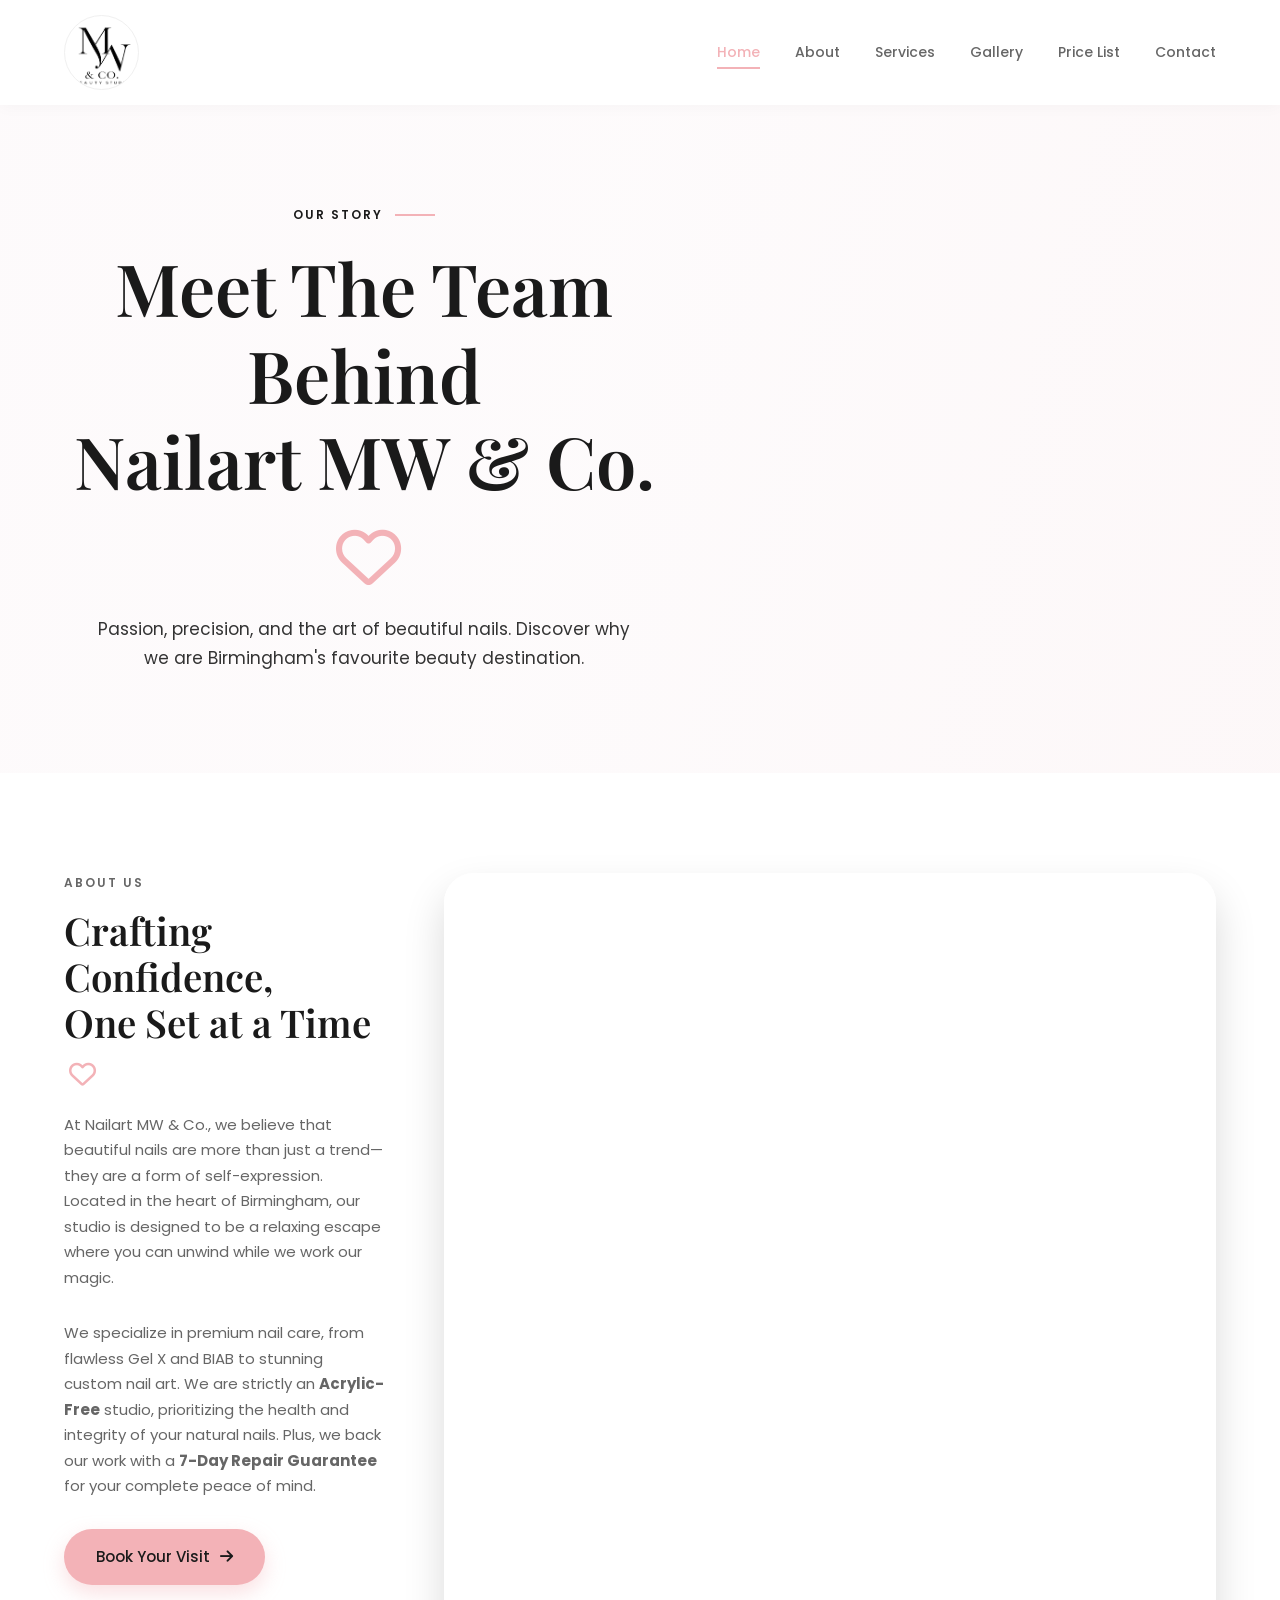
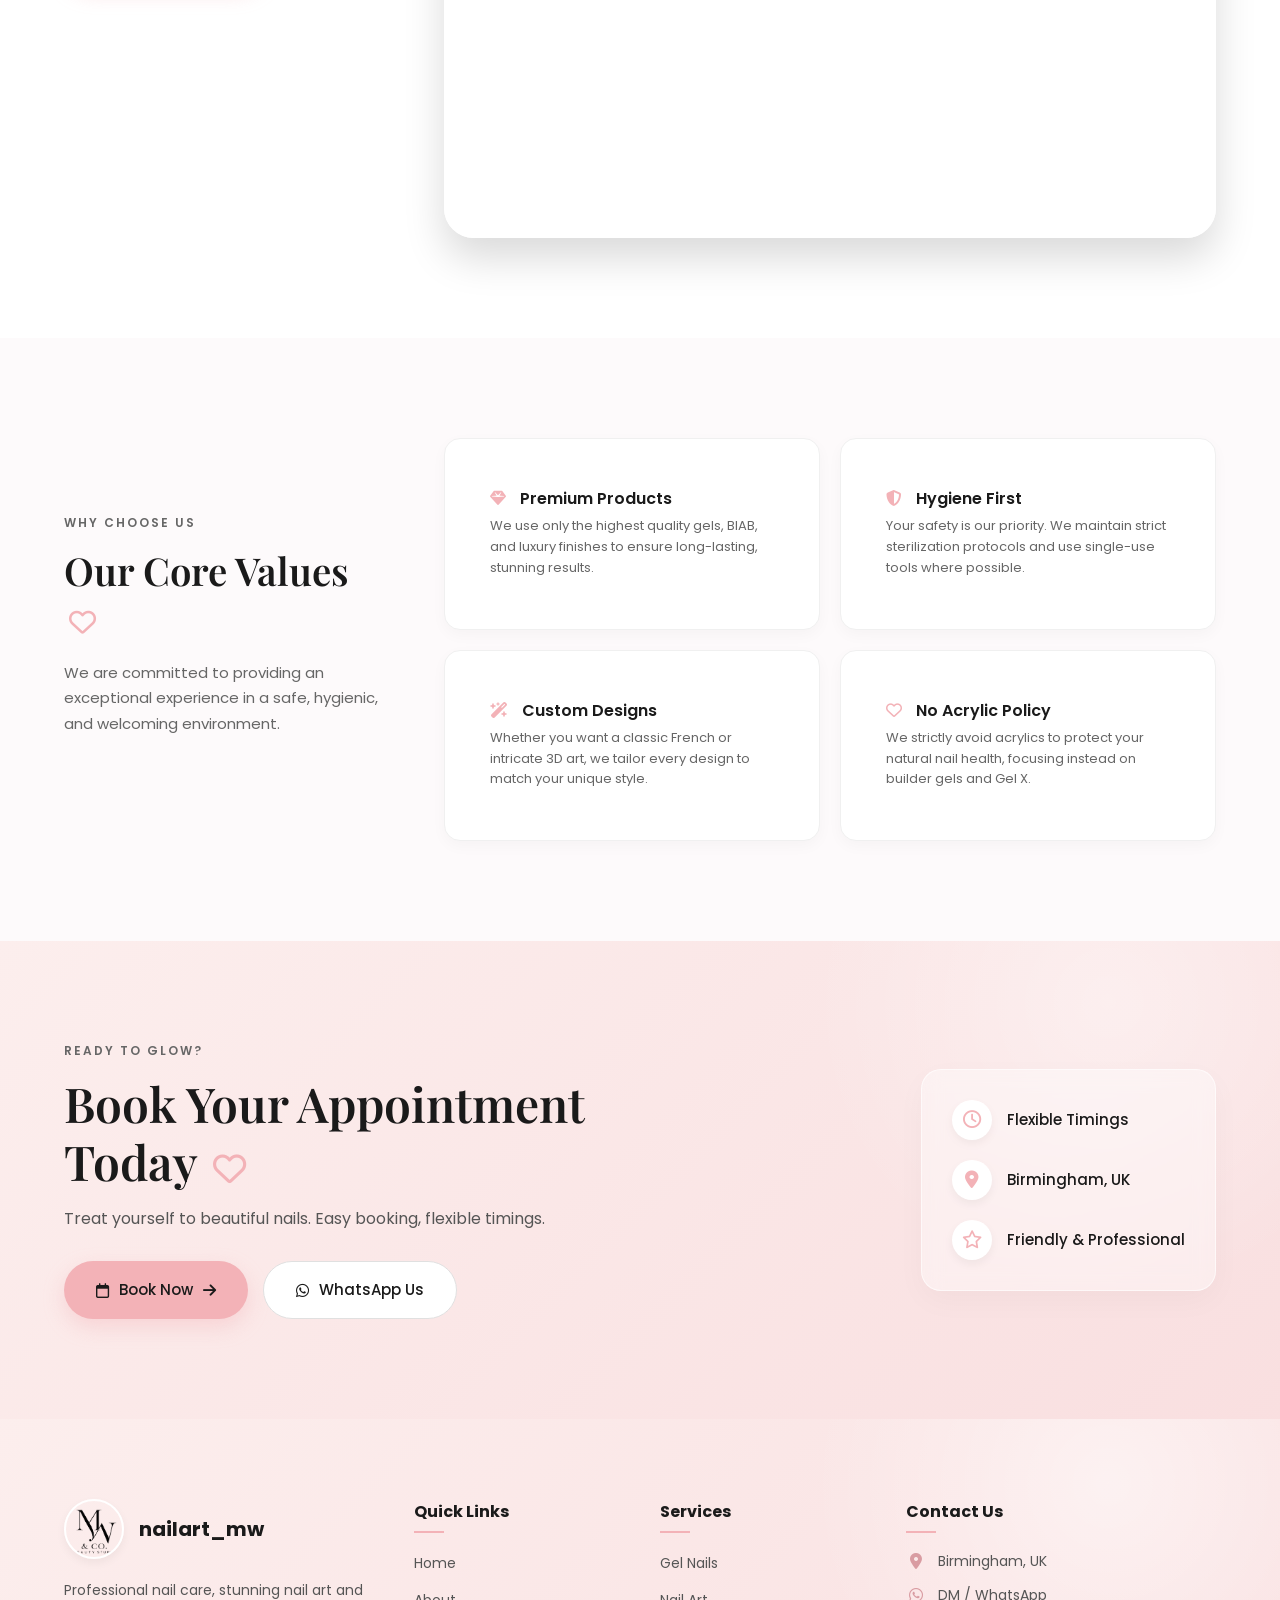
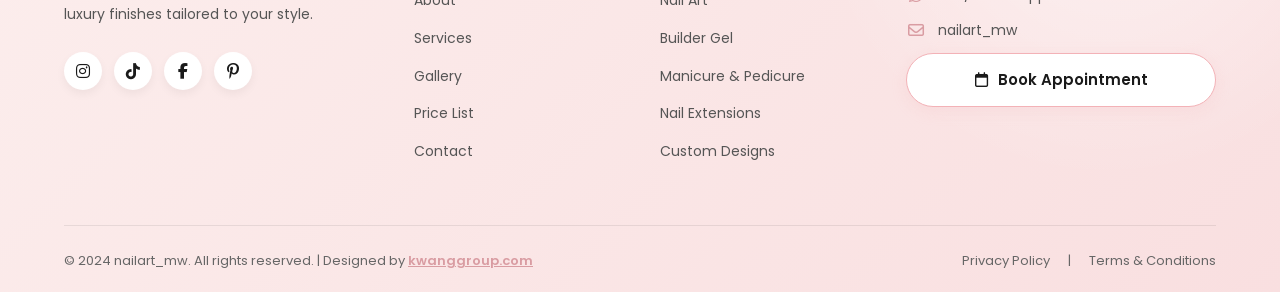
<file: about.html>
<!DOCTYPE html>
<html lang="en">
<head>
    <meta charset="UTF-8">
    <meta name="viewport" content="width=device-width, initial-scale=1.0">
    <title>About Us | Nailart MW & Co.</title>
    
    <!-- Font Awesome for Icons -->
    <link rel="stylesheet" href="https://cdnjs.cloudflare.com/ajax/libs/font-awesome/6.4.0/css/all.min.css">
    
    <!-- CSS Links -->
    <!-- FIXED: Kept about.css in css/ folder -->
    <link rel="stylesheet" href="css/about.css">
    <link rel="stylesheet" href="style.css">
 
 
    <link rel="stylesheet" href="css/nav.css">

</head>
<body>
<!-- ================= NAVBAR ================= -->
<nav class="navbar">
    <div class="nav-container">
        
        <!-- Navbar Logo Image -->
        <a href="index.html" class="nav-logo">
            <img src="assets/logo.png" alt="Nailart MW Logo">
        </a>
        
        <!-- Navigation Links -->
        <div class="nav-links" id="navLinks">
            <!-- FIXED: Pointed Home to index.html, and updated all other links to match your actual files -->
            <a href="index.html" class="active">Home</a>
            <a href="about.html">About</a>
            <a href="service.html">Services</a>
            <a href="gallery.html">Gallery</a>
            <a href="price-list.html">Price List</a>
            <a href="contact.html">Contact</a>
        </div>

        <!-- Mobile Menu Icon -->
        <div class="mobile-menu-btn" id="mobileMenuBtn">
            <i class="fa-solid fa-bars"></i>
        </div>
    </div>
</nav>


    <!-- ================= ABOUT HERO SECTION ================= -->
    <section class="hero" style="min-height: 50vh;">
        <div class="container hero-container">
            <div class="hero-text" style="text-align: center; margin: 0 auto; max-width: 800px;">
                <div class="subtitle" style="justify-content: center;">Our Story</div>
                <h1>Meet The Team Behind <br>Nailart MW & Co. <i class="fa-regular fa-heart heart-icon"></i></h1>
                <p style="margin: 0 auto;">Passion, precision, and the art of beautiful nails. Discover why we are Birmingham's favourite beauty destination.</p>
            </div>
        </div>
    </section>

    <!-- ================= ABOUT CONTENT SECTION ================= -->
    <section class="services">
        <div class="container services-layout">
            
            <!-- Left Side Text -->
            <div class="services-text">
                <span class="section-subtitle">About Us</span>
                <h2 class="section-title">Crafting Confidence, <br>One Set at a Time <i class="fa-regular fa-heart heart-icon"></i></h2>
                <p>At Nailart MW & Co., we believe that beautiful nails are more than just a trend—they are a form of self-expression. Located in the heart of Birmingham, our studio is designed to be a relaxing escape where you can unwind while we work our magic.</p>
                <p>We specialize in premium nail care, from flawless Gel X and BIAB to stunning custom nail art. We are strictly an <strong>Acrylic-Free</strong> studio, prioritizing the health and integrity of your natural nails. Plus, we back our work with a <strong>7-Day Repair Guarantee</strong> for your complete peace of mind.</p>
                <a href="index.html#booking" class="btn btn-pink">Book Your Visit <i class="fa-solid fa-arrow-right"></i></a>
            </div>

            <!-- Right Side Image -->
            <div class="hero-image" style="max-width: 100%; aspect-ratio: 4/5; background-image: url('https://images.pexels.com/photos/3997390/pexels-photo-3997390.jpeg?auto=compress&cs=tinysrgb&w=1000');"></div>

        </div>
    </section>

    <!-- ================= OUR VALUES SECTION ================= -->
    <section class="gallery">
        <div class="container gallery-layout">
            
            <!-- Left Side Text -->
            <div class="gallery-text">
                <span class="section-subtitle">Why Choose Us</span>
                <h2 class="section-title">Our Core Values <i class="fa-regular fa-heart heart-icon"></i></h2>
                <p>We are committed to providing an exceptional experience in a safe, hygienic, and welcoming environment.</p>
            </div>

            <!-- Right Side Grid -->
            <div class="services-grid" style="grid-template-columns: repeat(2, 1fr);">
                
                <div class="service-card" style="padding: 30px; text-align: left;">
                    <div class="service-info">
                        <h3><i class="fa-solid fa-gem" style="color: #f3b2b7; margin-right: 10px;"></i> Premium Products</h3>
                        <p>We use only the highest quality gels, BIAB, and luxury finishes to ensure long-lasting, stunning results.</p>
                    </div>
                </div>

                <div class="service-card" style="padding: 30px; text-align: left;">
                    <div class="service-info">
                        <h3><i class="fa-solid fa-shield-halved" style="color: #f3b2b7; margin-right: 10px;"></i> Hygiene First</h3>
                        <p>Your safety is our priority. We maintain strict sterilization protocols and use single-use tools where possible.</p>
                    </div>
                </div>

                <div class="service-card" style="padding: 30px; text-align: left;">
                    <div class="service-info">
                        <h3><i class="fa-solid fa-wand-magic-sparkles" style="color: #f3b2b7; margin-right: 10px;"></i> Custom Designs</h3>
                        <p>Whether you want a classic French or intricate 3D art, we tailor every design to match your unique style.</p>
                    </div>
                </div>

                <div class="service-card" style="padding: 30px; text-align: left;">
                    <div class="service-info">
                        <h3><i class="fa-regular fa-heart" style="color: #f3b2b7; margin-right: 10px;"></i> No Acrylic Policy</h3>
                        <p>We strictly avoid acrylics to protect your natural nail health, focusing instead on builder gels and Gel X.</p>
                    </div>
                </div>

            </div>
        </div>
    </section>

    <!-- ================= BOOKING BANNER ================= -->
    <section class="booking-banner" id="booking">
        <div class="container booking-container">
            
            <div class="booking-text">
                <span class="section-subtitle">Ready to Glow?</span>
                <h2 class="serif">Book Your Appointment Today <i class="fa-regular fa-heart heart-icon"></i></h2>
                <p>Treat yourself to beautiful nails. Easy booking, flexible timings.</p>
                <div class="booking-buttons">
                    <a href="index.html#booking" class="btn btn-pink"><i class="fa-regular fa-calendar"></i> Book Now <i class="fa-solid fa-arrow-right"></i></a>
                    <a href="https://wa.me/message/PFZS2USUDDDNF1" target="_blank" class="btn btn-outline"><i class="fa-brands fa-whatsapp"></i> WhatsApp Us</a>
                </div>
            </div>

            <div class="booking-features">
                <div class="b-feature"><i class="fa-regular fa-clock"></i> Flexible Timings</div>
                <div class="b-feature"><i class="fa-solid fa-location-dot"></i> Birmingham, UK</div>
                <div class="b-feature"><i class="fa-regular fa-star"></i> Friendly & Professional</div>
            </div>

        </div>
    </section>

    <!-- ================= FOOTER ================= -->
    <footer id="contact">
        <div class="container">
            
            <div class="footer-grid">
                
                <!-- Col 1: About -->
                <div class="footer-about">
                    <div class="footer-logo">
                        <img src="assets/logo.png" alt="MW Logo">
                        <h3>nailart_mw</h3>
                    </div>
                    <p>Professional nail care, stunning nail art and luxury finishes tailored to your style.</p>
                    <div class="social-links">
                        <a href="#"><i class="fa-brands fa-instagram"></i></a>
                        <a href="#"><i class="fa-brands fa-tiktok"></i></a>
                        <a href="#"><i class="fa-brands fa-facebook-f"></i></a>
                        <a href="#"><i class="fa-brands fa-pinterest-p"></i></a>
                    </div>
                </div>

                <!-- Col 2: Quick Links -->
                <div class="footer-col">
                    <h4>Quick Links</h4>
                    <ul>
                        <li><a href="index.html">Home</a></li>
                        <li><a href="about.html">About</a></li>
                        <!-- FIXED: Pointed to service.html and gallery.html -->
                        <li><a href="service.html">Services</a></li>
                        <li><a href="gallery.html">Gallery</a></li>
                        <li><a href="price-list.html">Price List</a></li>
                        <!-- FIXED: Pointed to contact.html -->
                        <li><a href="contact.html">Contact</a></li>
                    </ul>
                </div>

                <!-- Col 3: Services -->
                <div class="footer-col">
                    <h4>Services</h4>
                    <ul>
                        <!-- FIXED: Pointed these to the service.html page -->
                        <li><a href="service.html">Gel Nails</a></li>
                        <li><a href="service.html">Nail Art</a></li>
                        <li><a href="service.html">Builder Gel</a></li>
                        <li><a href="service.html">Manicure & Pedicure</a></li>
                        <li><a href="service.html">Nail Extensions</a></li>
                        <li><a href="service.html">Custom Designs</a></li>
                    </ul>
                </div>

                <!-- Col 4: Contact Us -->
                <div class="footer-col">
                    <h4>Contact Us</h4>
                    <ul class="contact-info">
                        <li><i class="fa-solid fa-location-dot"></i> Birmingham, UK</li>
                        <li><i class="fa-brands fa-whatsapp"></i> DM / WhatsApp</li>
                        <li><i class="fa-regular fa-envelope"></i> nailart_mw</li>
                    </ul>
                    <a href="index.html#booking" class="btn btn-pink footer-book-btn"><i class="fa-regular fa-calendar"></i> Book Appointment</a>
                </div>

            </div>

            <!-- Footer Bottom -->
            <div class="footer-bottom">
                <div>
                    © 2024 nailart_mw. All rights reserved. 
                    <span>| Designed by <a href="https://kwanggroup.com" target="_blank" class="designer-link">kwanggroup.com</a></span>
                </div>
                <div>
                    <a href="#" style="margin-right: 15px;">Privacy Policy</a> | 
                    <a href="#" style="margin-left: 15px;">Terms & Conditions</a>
                </div>
            </div>

        </div>
    </footer>

    <script src="js/navbar.js"></script>
</body>
</html>
</file>
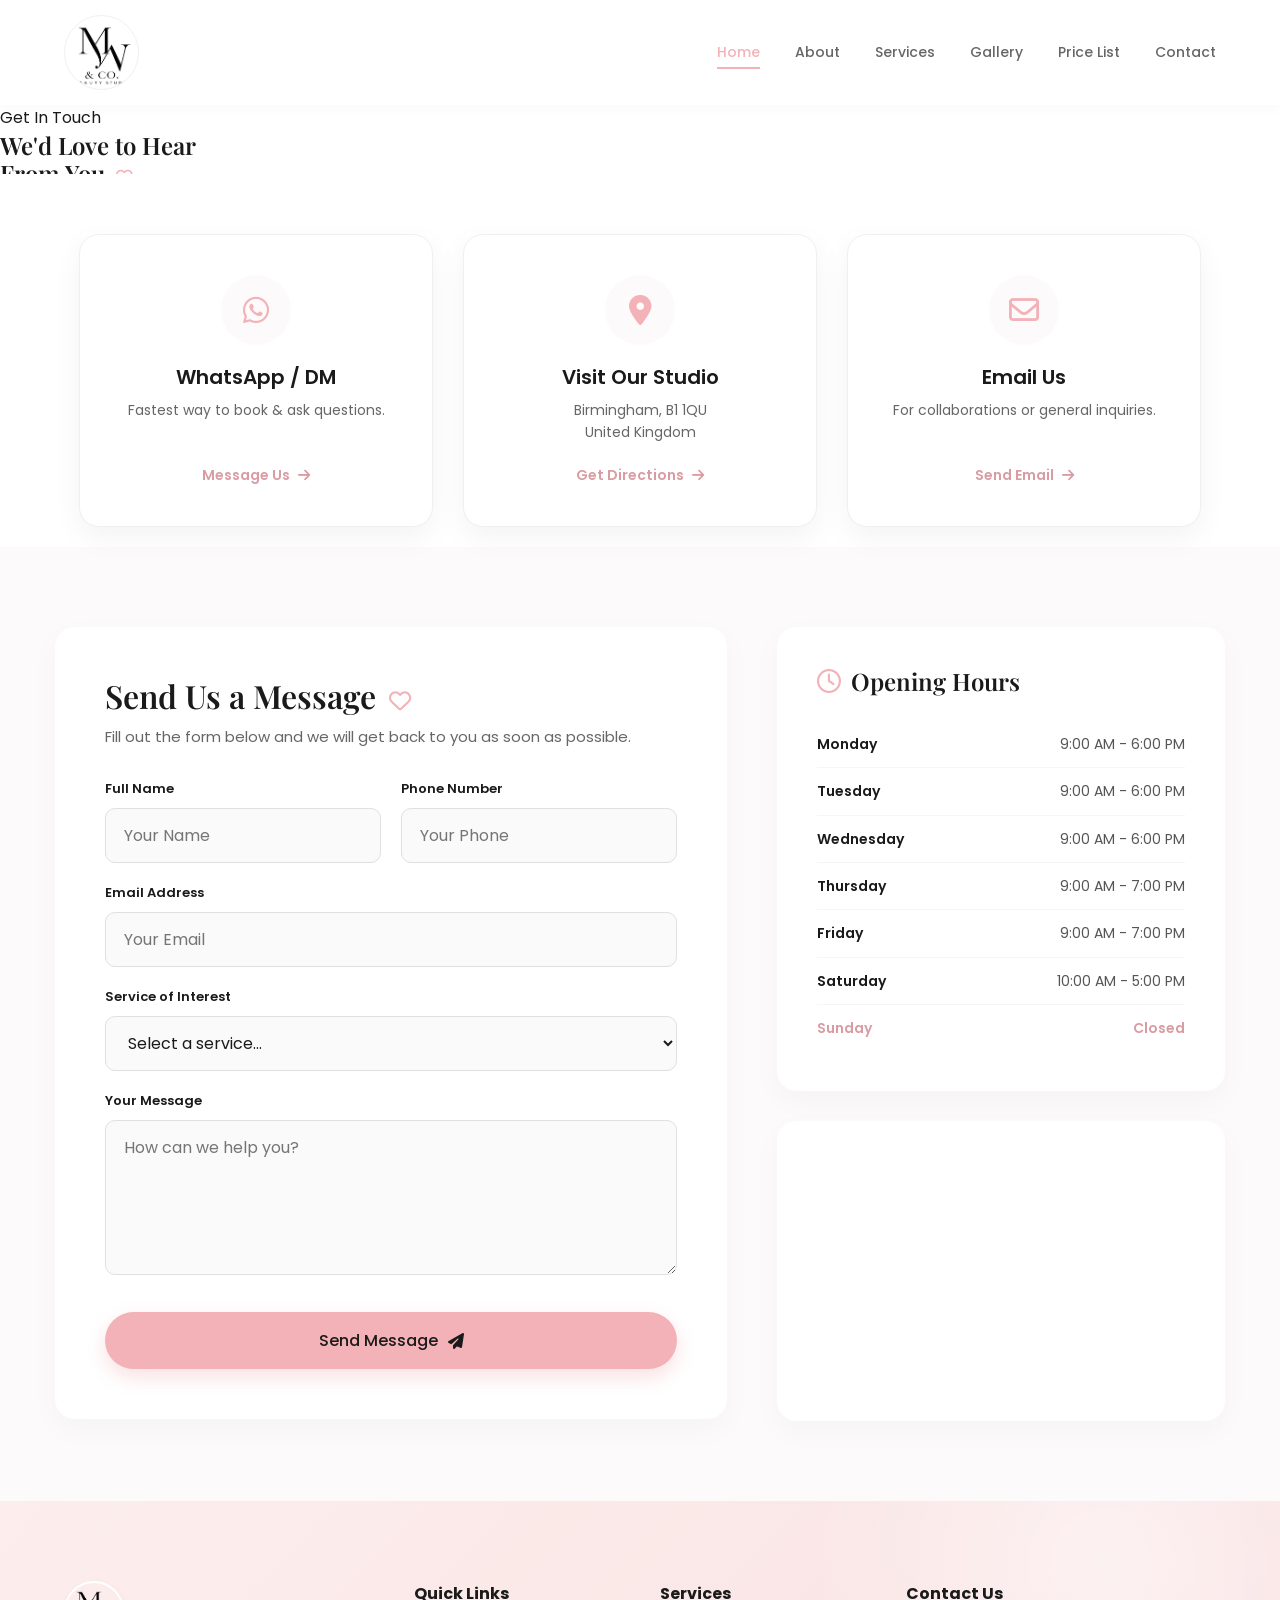
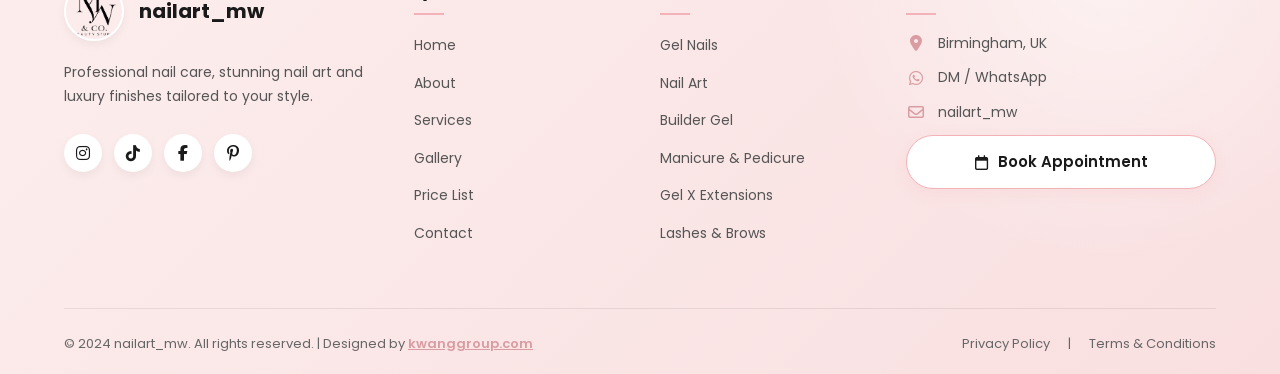
<file: contact.html>
<!DOCTYPE html>
<html lang="en">
<head>
    <meta charset="UTF-8">
    <meta name="viewport" content="width=device-width, initial-scale=1.0">
    <title>Contact Us | Nailart MW & Co.</title>
    
    <!-- Font Awesome for Icons -->
    <link rel="stylesheet" href="https://cdnjs.cloudflare.com/ajax/libs/font-awesome/6.4.0/css/all.min.css">
    
    <!-- CSS Links -->
    <link rel="stylesheet" href="style.css">
    <link rel="stylesheet" href="css/contact.css">
    <link rel="stylesheet" href="css/nav.css">

</head>
<body>
<!-- ================= NAVBAR ================= -->
<nav class="navbar">
    <div class="nav-container">
        
        <!-- Navbar Logo Image -->
        <a href="index.html" class="nav-logo">
            <img src="assets/logo.png" alt="Nailart MW Logo">
        </a>
        
        <!-- Navigation Links -->
        <div class="nav-links" id="navLinks">
            <!-- FIXED: Pointed Home to index.html, and updated all other links to match your actual files -->
            <a href="index.html" class="active">Home</a>
            <a href="about.html">About</a>
            <a href="service.html">Services</a>
            <a href="gallery.html">Gallery</a>
            <a href="price-list.html">Price List</a>
            <a href="contact.html">Contact</a>
        </div>

        <!-- Mobile Menu Icon -->
        <div class="mobile-menu-btn" id="mobileMenuBtn">
            <i class="fa-solid fa-bars"></i>
        </div>
    </div>
</nav>

    <!-- ================= CONTACT HERO SECTION ================= -->
    <section class="about-hero">
        <div class="about-hero-content">
            <div class="subtitle">Get In Touch</div>
            <h1>We'd Love to Hear <br>From You <i class="fa-regular fa-heart heart-icon"></i></h1>
            <p>Whether you have a question about our services, need help booking, or just want to say hello, our team is here to help.</p>
        </div>
    </section>

    <!-- ================= CONTACT CARDS SECTION ================= -->
    <section class="contact-cards-section">
        <div class="container">
            <div class="contact-cards-grid">
                
                <!-- WhatsApp Card -->
                <a href="https://wa.me/message/PFZS2USUDDDNF1" target="_blank" class="contact-card">
                    <div class="contact-icon">
                        <i class="fa-brands fa-whatsapp"></i>
                    </div>
                    <h3>WhatsApp / DM</h3>
                    <p>Fastest way to book & ask questions.</p>
                    <span class="card-link">Message Us <i class="fa-solid fa-arrow-right"></i></span>
                </a>

                <!-- Location Card -->
                <a href="https://maps.google.com" target="_blank" class="contact-card">
                    <div class="contact-icon">
                        <i class="fa-solid fa-location-dot"></i>
                    </div>
                    <h3>Visit Our Studio</h3>
                    <p>Birmingham, B1 1QU<br>United Kingdom</p>
                    <span class="card-link">Get Directions <i class="fa-solid fa-arrow-right"></i></span>
                </a>

                <!-- Email Card -->
                <a href="mailto:hello@nailartmw.com" class="contact-card">
                    <div class="contact-icon">
                        <i class="fa-regular fa-envelope"></i>
                    </div>
                    <h3>Email Us</h3>
                    <p>For collaborations or general inquiries.</p>
                    <span class="card-link">Send Email <i class="fa-solid fa-arrow-right"></i></span>
                </a>

            </div>
        </div>
    </section>

    <!-- ================= CONTACT FORM & MAP SECTION ================= -->
    <section class="contact-form-section">
        <div class="container contact-form-layout">
            
            <!-- Left Side: Contact Form -->
            <div class="form-wrapper">
                <h2>Send Us a Message <i class="fa-regular fa-heart heart-icon"></i></h2>
                <p>Fill out the form below and we will get back to you as soon as possible.</p>
                
                <!-- Note: To make this form work, you need to set the 'action' attribute to a backend service or script -->
                <form action="#" class="contact-form">
                    <div class="form-row">
                        <div class="form-group">
                            <label for="name">Full Name</label>
                            <input type="text" id="name" placeholder="Your Name" required>
                        </div>
                        <div class="form-group">
                            <label for="phone">Phone Number</label>
                            <input type="tel" id="phone" placeholder="Your Phone" required>
                        </div>
                    </div>
                    
                    <div class="form-group">
                        <label for="email">Email Address</label>
                        <input type="email" id="email" placeholder="Your Email" required>
                    </div>
                    
                    <div class="form-group">
                        <label for="service">Service of Interest</label>
                        <select id="service">
                            <option value="">Select a service...</option>
                            <option value="gel-nails">Gel Nails</option>
                            <option value="nail-art">Custom Nail Art</option>
                            <option value="builder-gel">Builder Gel (BIAB)</option>
                            <option value="gel-x">Gel X Extensions</option>
                            <option value="lashes">Lashes & Brows</option>
                        </select>
                    </div>
                    
                    <div class="form-group">
                        <label for="message">Your Message</label>
                        <textarea id="message" rows="5" placeholder="How can we help you?" required></textarea>
                    </div>
                    
                    <button type="submit" class="btn btn-pink form-submit-btn">
                        Send Message <i class="fa-solid fa-paper-plane"></i>
                    </button>
                </form>
            </div>

            <!-- Right Side: Hours & Map -->
            <div class="info-wrapper">
                <!-- Opening Hours -->
                <div class="hours-box">
                    <h3><i class="fa-regular fa-clock"></i> Opening Hours</h3>
                    <ul class="hours-list">
                        <li><span>Monday</span> <span>9:00 AM - 6:00 PM</span></li>
                        <li><span>Tuesday</span> <span>9:00 AM - 6:00 PM</span></li>
                        <li><span>Wednesday</span> <span>9:00 AM - 6:00 PM</span></li>
                        <li><span>Thursday</span> <span>9:00 AM - 7:00 PM</span></li>
                        <li><span>Friday</span> <span>9:00 AM - 7:00 PM</span></li>
                        <li><span>Saturday</span> <span>10:00 AM - 5:00 PM</span></li>
                        <li class="closed"><span>Sunday</span> <span>Closed</span></li>
                    </ul>
                </div>

                <!-- Google Map -->
                <div class="map-box">
                    <iframe 
                        src="https://www.google.com/maps/embed?pb=!1m18!1m12!1m3!1d2429.576522424167!2d-1.9015813842195803!3d52.47577047980826!2m3!1f0!2f0!3f0!3m2!1i1024!2i768!4f13.1!3m3!1m2!1s0x4870bc8f2cf1cfd7%3A0xb3f4f9d6f4f4e8e9!2sBirmingham%20B1%201QU%2C%20UK!5e0!3m2!1sen!2suk!4v1620000000000!5m2!1sen!2suk" 
                        allowfullscreen="" 
                        loading="lazy" 
                        referrerpolicy="no-referrer-when-downgrade">
                    </iframe>
                </div>
            </div>

        </div>
    </section>

    <!-- ================= FOOTER ================= -->
    <footer id="contact">
        <div class="container">
            <div class="footer-grid">
                <div class="footer-about">
                    <div class="footer-logo">
                        <img src="assets/logo.png" alt="MW Logo">
                        <h3>nailart_mw</h3>
                    </div>
                    <p>Professional nail care, stunning nail art and luxury finishes tailored to your style.</p>
                    <div class="social-links">
                        <a href="#"><i class="fa-brands fa-instagram"></i></a>
                        <a href="#"><i class="fa-brands fa-tiktok"></i></a>
                        <a href="#"><i class="fa-brands fa-facebook-f"></i></a>
                        <a href="#"><i class="fa-brands fa-pinterest-p"></i></a>
                    </div>
                </div>

                <div class="footer-col">
                    <h4>Quick Links</h4>
                    <ul>
                        <li><a href="index.html">Home</a></li>
                        <li><a href="about.html">About</a></li>
                        <!-- FIXED: Changed services.html to service.html -->
                        <li><a href="service.html">Services</a></li>
                        <li><a href="gallery.html">Gallery</a></li>
                        <li><a href="price-list.html">Price List</a></li>
                        <li><a href="contact.html">Contact</a></li>
                    </ul>
                </div>

                <div class="footer-col">
                    <h4>Services</h4>
                    <ul>
                        <!-- FIXED: Changed services.html to service.html -->
                        <li><a href="service.html">Gel Nails</a></li>
                        <li><a href="service.html">Nail Art</a></li>
                        <li><a href="service.html">Builder Gel</a></li>
                        <li><a href="service.html">Manicure & Pedicure</a></li>
                        <li><a href="service.html">Gel X Extensions</a></li>
                        <li><a href="service.html">Lashes & Brows</a></li>
                    </ul>
                </div>

                <div class="footer-col">
                    <h4>Contact Us</h4>
                    <ul class="contact-info">
                        <li><i class="fa-solid fa-location-dot"></i> Birmingham, UK</li>
                        <li><i class="fa-brands fa-whatsapp"></i> DM / WhatsApp</li>
                        <li><i class="fa-regular fa-envelope"></i> nailart_mw</li>
                    </ul>
                    <a href="index.html#booking" class="btn btn-pink footer-book-btn"><i class="fa-regular fa-calendar"></i> Book Appointment</a>
                </div>
            </div>

            <div class="footer-bottom">
                <div>
                    © 2024 nailart_mw. All rights reserved. 
                    <span>| Designed by <a href="https://kwanggroup.com" target="_blank" class="designer-link">kwanggroup.com</a></span>
                </div>
                <div>
                    <a href="#" style="margin-right: 15px;">Privacy Policy</a> | 
                    <a href="#" style="margin-left: 15px;">Terms & Conditions</a>
                </div>
            </div>
        </div>
    </footer>

    <script src="js/navbar.js"></script>
</body>
</html>
</file>
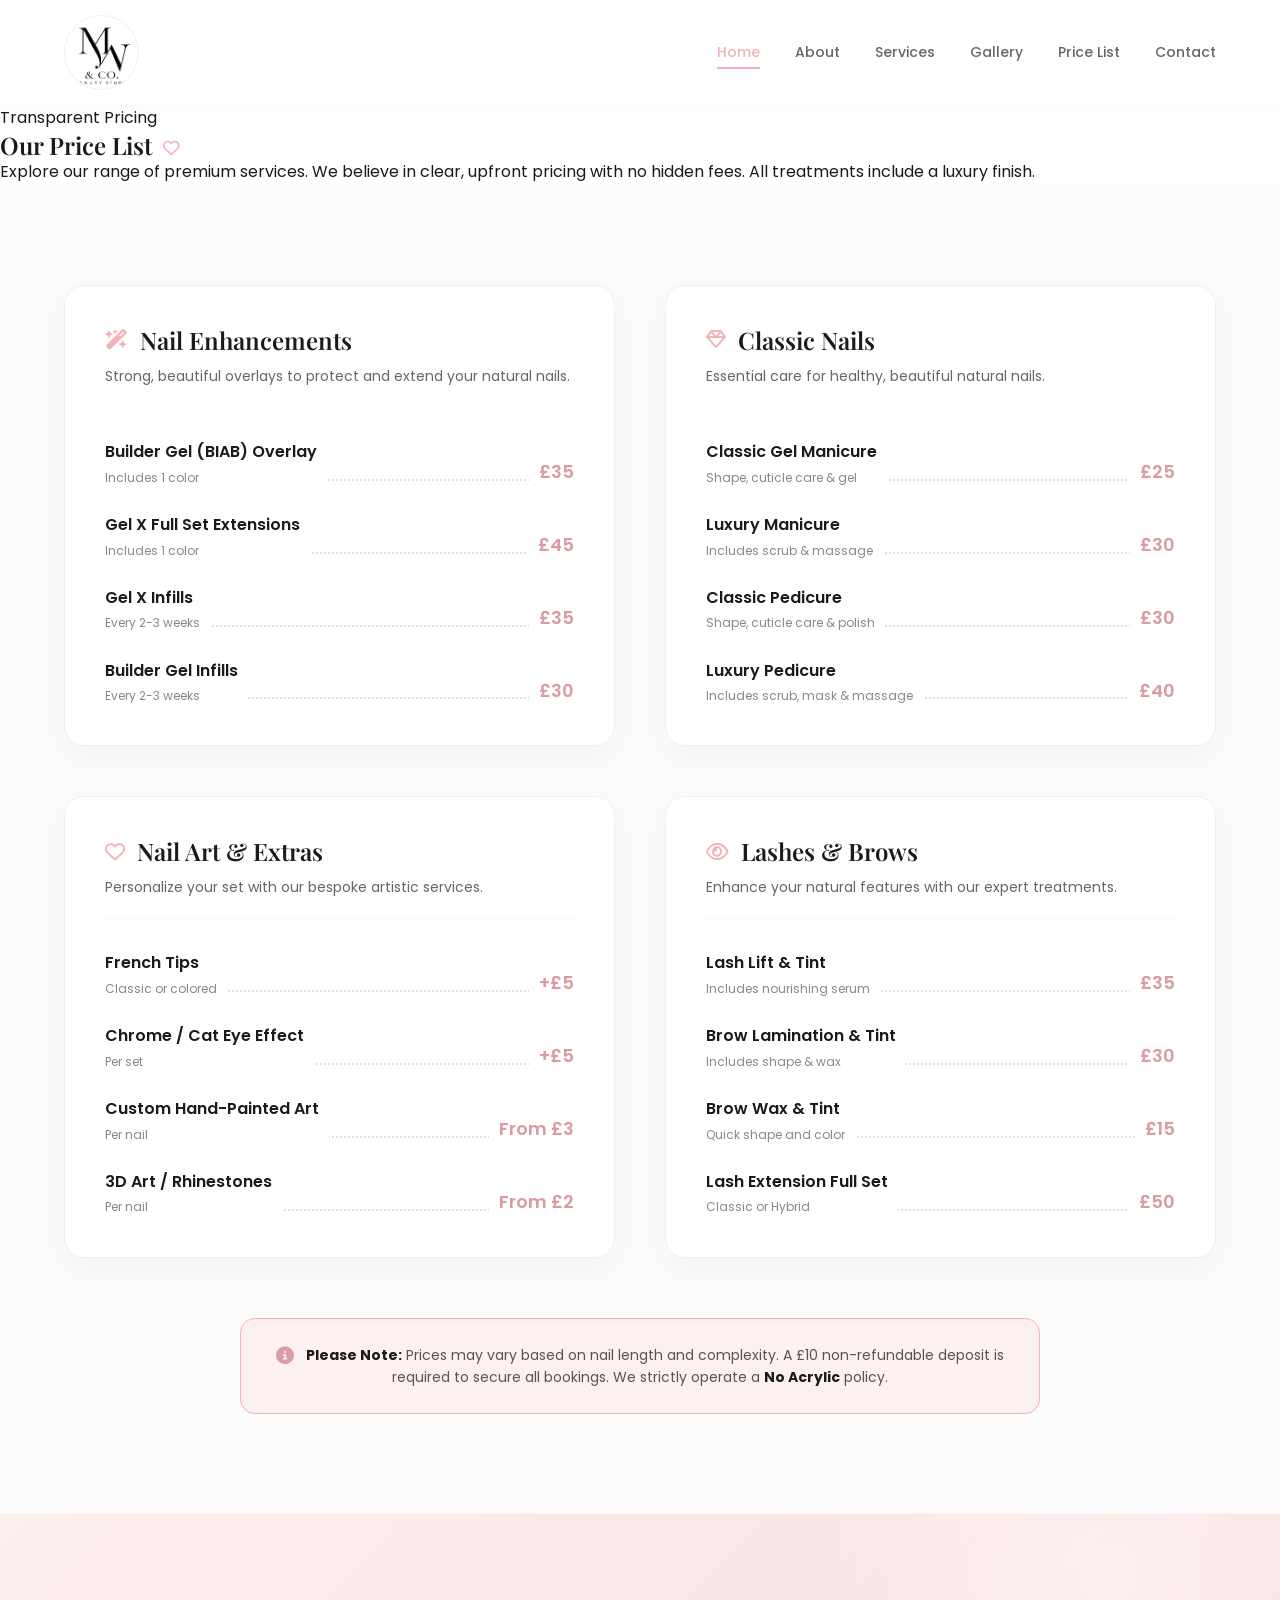
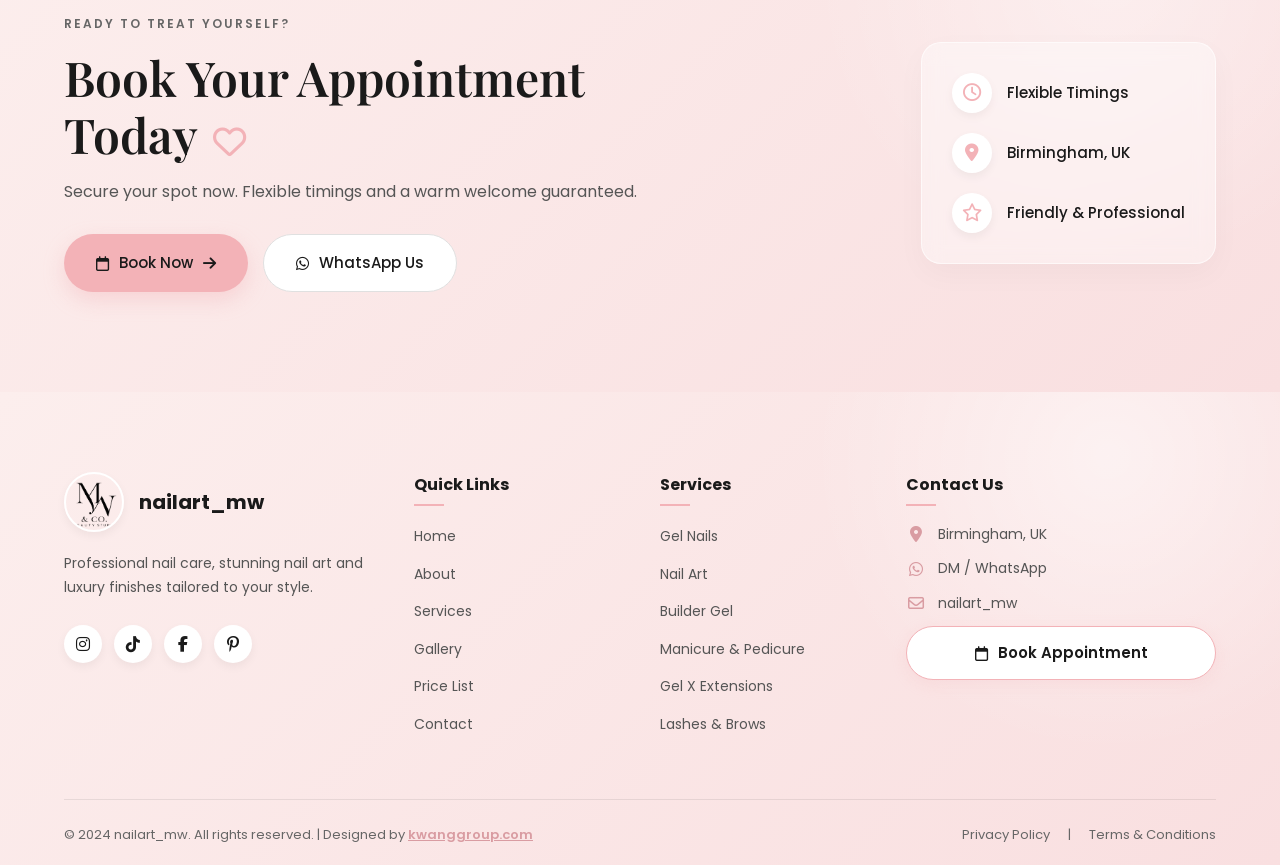
<file: price-list.html>
<!DOCTYPE html>
<html lang="en">
<head>
    <meta charset="UTF-8">
    <meta name="viewport" content="width=device-width, initial-scale=1.0">
    <title>Price List | Nailart MW & Co.</title>
    
    <!-- Font Awesome for Icons -->
    <link rel="stylesheet" href="https://cdnjs.cloudflare.com/ajax/libs/font-awesome/6.4.0/css/all.min.css">
    
    <!-- CSS Links -->
    <link rel="stylesheet" href="style.css">
    <!-- FIXED: Corrected file name to price.css based on your folder structure -->
    <link rel="stylesheet" href="css/price.css">
       <link rel="stylesheet" href="css/nav.css">

</head>
<body>
<!-- ================= NAVBAR ================= -->
<nav class="navbar">
    <div class="nav-container">
        
        <!-- Navbar Logo Image -->
        <a href="index.html" class="nav-logo">
            <img src="assets/logo.png" alt="Nailart MW Logo">
        </a>
        
        <!-- Navigation Links -->
        <div class="nav-links" id="navLinks">
            <!-- FIXED: Pointed Home to index.html, and updated all other links to match your actual files -->
            <a href="index.html" class="active">Home</a>
            <a href="about.html">About</a>
            <a href="service.html">Services</a>
            <a href="gallery.html">Gallery</a>
            <a href="price-list.html">Price List</a>
            <a href="contact.html">Contact</a>
        </div>

        <!-- Mobile Menu Icon -->
        <div class="mobile-menu-btn" id="mobileMenuBtn">
            <i class="fa-solid fa-bars"></i>
        </div>
    </div>
</nav>
    <!-- ================= PRICE LIST HERO SECTION ================= -->
    <section class="about-hero">
        <div class="about-hero-content">
            <div class="subtitle">Transparent Pricing</div>
            <h1>Our Price List <i class="fa-regular fa-heart heart-icon"></i></h1>
            <p>Explore our range of premium services. We believe in clear, upfront pricing with no hidden fees. All treatments include a luxury finish.</p>
        </div>
    </section>

    <!-- ================= PRICE LIST SECTION ================= -->
    <section class="price-section">
        <div class="container">
            
            <div class="price-grid">
                
                <!-- Category 1: Nail Enhancements -->
                <div class="price-category">
                    <div class="category-header">
                        <h2><i class="fa-solid fa-wand-magic-sparkles"></i> Nail Enhancements</h2>
                        <p>Strong, beautiful overlays to protect and extend your natural nails.</p>
                    </div>
                    <ul class="price-list">
                        <li>
                            <div class="service-name">Builder Gel (BIAB) Overlay <span>Includes 1 color</span></div>
                            <div class="service-price">£35</div>
                        </li>
                        <li>
                            <div class="service-name">Gel X Full Set Extensions <span>Includes 1 color</span></div>
                            <div class="service-price">£45</div>
                        </li>
                        <li>
                            <div class="service-name">Gel X Infills <span>Every 2-3 weeks</span></div>
                            <div class="service-price">£35</div>
                        </li>
                        <li>
                            <div class="service-name">Builder Gel Infills <span>Every 2-3 weeks</span></div>
                            <div class="service-price">£30</div>
                        </li>
                    </ul>
                </div>

                <!-- Category 2: Classic Manicures -->
                <div class="price-category">
                    <div class="category-header">
                        <h2><i class="fa-regular fa-gem"></i> Classic Nails</h2>
                        <p>Essential care for healthy, beautiful natural nails.</p>
                    </div>
                    <ul class="price-list">
                        <li>
                            <div class="service-name">Classic Gel Manicure <span>Shape, cuticle care & gel</span></div>
                            <div class="service-price">£25</div>
                        </li>
                        <li>
                            <div class="service-name">Luxury Manicure <span>Includes scrub & massage</span></div>
                            <div class="service-price">£30</div>
                        </li>
                        <li>
                            <div class="service-name">Classic Pedicure <span>Shape, cuticle care & polish</span></div>
                            <div class="service-price">£30</div>
                        </li>
                        <li>
                            <div class="service-name">Luxury Pedicure <span>Includes scrub, mask & massage</span></div>
                            <div class="service-price">£40</div>
                        </li>
                    </ul>
                </div>

                <!-- Category 3: Custom Art & Extras -->
                <div class="price-category">
                    <div class="category-header">
                        <h2><i class="fa-regular fa-heart"></i> Nail Art & Extras</h2>
                        <p>Personalize your set with our bespoke artistic services.</p>
                    </div>
                    <ul class="price-list">
                        <li>
                            <div class="service-name">French Tips <span>Classic or colored</span></div>
                            <div class="service-price">+£5</div>
                        </li>
                        <li>
                            <div class="service-name">Chrome / Cat Eye Effect <span>Per set</span></div>
                            <div class="service-price">+£5</div>
                        </li>
                        <li>
                            <div class="service-name">Custom Hand-Painted Art <span>Per nail</span></div>
                            <div class="service-price">From £3</div>
                        </li>
                        <li>
                            <div class="service-name">3D Art / Rhinestones <span>Per nail</span></div>
                            <div class="service-price">From £2</div>
                        </li>
                    </ul>
                </div>

                <!-- Category 4: Lashes & Brows -->
                <div class="price-category">
                    <div class="category-header">
                        <h2><i class="fa-regular fa-eye"></i> Lashes & Brows</h2>
                        <p>Enhance your natural features with our expert treatments.</p>
                    </div>
                    <ul class="price-list">
                        <li>
                            <div class="service-name">Lash Lift & Tint <span>Includes nourishing serum</span></div>
                            <div class="service-price">£35</div>
                        </li>
                        <li>
                            <div class="service-name">Brow Lamination & Tint <span>Includes shape & wax</span></div>
                            <div class="service-price">£30</div>
                        </li>
                        <li>
                            <div class="service-name">Brow Wax & Tint <span>Quick shape and color</span></div>
                            <div class="service-price">£15</div>
                        </li>
                        <li>
                            <div class="service-name">Lash Extension Full Set <span>Classic or Hybrid</span></div>
                            <div class="service-price">£50</div>
                        </li>
                    </ul>
                </div>

            </div>

            <!-- Pricing Note -->
            <div class="price-note">
                <p><i class="fa-solid fa-circle-info"></i> <strong>Please Note:</strong> Prices may vary based on nail length and complexity. A £10 non-refundable deposit is required to secure all bookings. We strictly operate a <strong>No Acrylic</strong> policy.</p>
            </div>

        </div>
    </section>

    <!-- ================= BOOKING BANNER ================= -->
    <section class="booking-banner" id="booking">
        <div class="container booking-container">
            <div class="booking-text">
                <span class="section-subtitle">Ready to Treat Yourself?</span>
                <h2 class="serif">Book Your Appointment Today <i class="fa-regular fa-heart heart-icon"></i></h2>
                <p>Secure your spot now. Flexible timings and a warm welcome guaranteed.</p>
                <div class="booking-buttons">
                    <!-- FIXED: Pointed to contact.html (or your actual booking system) -->
                    <a href="contact.html" class="btn btn-pink"><i class="fa-regular fa-calendar"></i> Book Now <i class="fa-solid fa-arrow-right"></i></a>
                    <a href="https://wa.me/message/PFZS2USUDDDNF1" target="_blank" class="btn btn-outline"><i class="fa-brands fa-whatsapp"></i> WhatsApp Us</a>
                </div>
            </div>

            <div class="booking-features">
                <div class="b-feature"><i class="fa-regular fa-clock"></i> Flexible Timings</div>
                <div class="b-feature"><i class="fa-solid fa-location-dot"></i> Birmingham, UK</div>
                <div class="b-feature"><i class="fa-regular fa-star"></i> Friendly & Professional</div>
            </div>
        </div>
    </section>

    <!-- ================= FOOTER ================= -->
    <footer id="contact">
        <div class="container">
            <div class="footer-grid">
                <div class="footer-about">
                    <div class="footer-logo">
                        <img src="assets/logo.png" alt="MW Logo">
                        <h3>nailart_mw</h3>
                    </div>
                    <p>Professional nail care, stunning nail art and luxury finishes tailored to your style.</p>
                    <div class="social-links">
                        <a href="#"><i class="fa-brands fa-instagram"></i></a>
                        <a href="#"><i class="fa-brands fa-tiktok"></i></a>
                        <a href="#"><i class="fa-brands fa-facebook-f"></i></a>
                        <a href="#"><i class="fa-brands fa-pinterest-p"></i></a>
                    </div>
                </div>

                <div class="footer-col">
                    <h4>Quick Links</h4>
                    <ul>
                        <li><a href="index.html">Home</a></li>
                        <li><a href="about.html">About</a></li>
                        <!-- FIXED: Changed services.html to service.html -->
                        <li><a href="service.html">Services</a></li>
                        <li><a href="gallery.html">Gallery</a></li>
                        <li><a href="price-list.html">Price List</a></li>
                        <!-- FIXED: Pointed to contact.html -->
                        <li><a href="contact.html">Contact</a></li>
                    </ul>
                </div>

                <div class="footer-col">
                    <h4>Services</h4>
                    <ul>
                        <!-- FIXED: Changed services.html to service.html -->
                        <li><a href="service.html">Gel Nails</a></li>
                        <li><a href="service.html">Nail Art</a></li>
                        <li><a href="service.html">Builder Gel</a></li>
                        <li><a href="service.html">Manicure & Pedicure</a></li>
                        <li><a href="service.html">Gel X Extensions</a></li>
                        <li><a href="service.html">Lashes & Brows</a></li>
                    </ul>
                </div>

                <div class="footer-col">
                    <h4>Contact Us</h4>
                    <ul class="contact-info">
                        <li><i class="fa-solid fa-location-dot"></i> Birmingham, UK</li>
                        <li><i class="fa-brands fa-whatsapp"></i> DM / WhatsApp</li>
                        <li><i class="fa-regular fa-envelope"></i> nailart_mw</li>
                    </ul>
                    <a href="index.html#booking" class="btn btn-pink footer-book-btn"><i class="fa-regular fa-calendar"></i> Book Appointment</a>
                </div>
            </div>

            <div class="footer-bottom">
                <div>
                    © 2024 nailart_mw. All rights reserved. 
                    <span>| Designed by <a href="https://kwanggroup.com" target="_blank" class="designer-link">kwanggroup.com</a></span>
                </div>
                <div>
                    <a href="#" style="margin-right: 15px;">Privacy Policy</a> | 
                    <a href="#" style="margin-left: 15px;">Terms & Conditions</a>
                </div>
            </div>
        </div>
    </footer>

    <script src="js/navbar.js"></script>
</body>
</html>
</file>
<file: css/about.css>
/* ==========================================================================
   ABOUT PAGE STYLES
   ========================================================================== */

/* --- About Hero Section --- */
.about-hero {
    padding: clamp(60px, 8vw, 100px) 0;
    background: linear-gradient(135deg, #fdfafb 0%, #f9ecee 100%);
    text-align: center;
    position: relative;
    overflow: hidden;
}

.about-hero::before {
    content: '';
    position: absolute;
    top: -50%;
    right: -10%;
    width: 600px;
    height: 600px;
    background: radial-gradient(circle, rgba(243, 178, 183, 0.1) 0%, rgba(255,255,255,0) 70%);
    border-radius: 50%;
    pointer-events: none;
}

.about-hero-content {
    max-width: 800px;
    margin: 0 auto;
    padding: 0 5%;
    position: relative;
    z-index: 2;
}

.about-hero-content .subtitle {
    font-family: 'Poppins', sans-serif;
    font-size: 12px;
    letter-spacing: 2px;
    text-transform: uppercase;
    color: #1a1a1a;
    font-weight: 600;
    margin-bottom: 20px;
    display: flex;
    align-items: center;
    justify-content: center;
    gap: 12px;
}

.about-hero-content .subtitle::after {
    content: '';
    width: 40px;
    height: 2px;
    background-color: #f3b2b7;
}

.about-hero-content h1 {
    font-family: 'Playfair Display', serif;
    font-size: clamp(2.5rem, 5vw + 1rem, 4.5rem);
    font-weight: 600;
    line-height: 1.1;
    margin-bottom: 25px;
    color: #1a1a1a;
}

.about-hero-content h1 .heart-icon {
    color: #f3b2b7;
    font-size: 0.8em;
    margin-left: 8px;
}

.about-hero-content p {
    font-family: 'Poppins', sans-serif;
    color: #555555;
    font-size: clamp(15px, 1.5vw, 17px);
    line-height: 1.7;
    max-width: 600px;
    margin: 0 auto;
}

/* --- About Content Section (Text + Image) --- */
.about-content {
    padding: clamp(60px, 8vw, 100px) 0;
    background-color: #ffffff;
}

.about-grid {
    display: grid;
    grid-template-columns: 1fr 1fr;
    gap: clamp(40px, 6vw, 80px);
    align-items: center;
    max-width: 1300px;
    margin: 0 auto;
    padding: 0 5%;
}

.about-text h2 {
    font-family: 'Playfair Display', serif;
    font-size: clamp(2rem, 3vw, 2.8rem);
    font-weight: 600;
    line-height: 1.2;
    margin-bottom: 25px;
    color: #1a1a1a;
}

.about-text h2 .heart-icon {
    color: #f3b2b7;
    font-size: 0.7em;
    margin-left: 5px;
}

.about-text p {
    font-family: 'Poppins', sans-serif;
    color: #666666;
    margin-bottom: 20px;
    font-size: 15px;
    line-height: 1.8;
}

.about-text p strong {
    color: #1a1a1a;
    font-weight: 600;
}

.about-text .btn-pink {
    margin-top: 15px;
}

.about-image {
    width: 100%;
    max-width: 500px;
    aspect-ratio: 4 / 5;
    margin: 0 auto;
    border-radius: 30px;
    overflow: hidden;
    background-image: url('https://images.pexels.com/photos/3997390/pexels-photo-3997390.jpeg?auto=compress&cs=tinysrgb&w=1000');
    background-size: cover;
    background-position: center;
    background-repeat: no-repeat;
    box-shadow: 0 20px 40px rgba(0, 0, 0, 0.15);
    border: 4px solid #ffffff;
    transition: transform 0.5s ease;
}

.about-image:hover {
    transform: scale(1.02);
}

/* --- Core Values Section --- */
.core-values {
    padding: clamp(60px, 8vw, 100px) 0;
    background-color: #fdfafb;
}

.values-layout {
    display: grid;
    grid-template-columns: 320px 1fr;
    gap: clamp(30px, 5vw, 60px);
    align-items: start;
    max-width: 1300px;
    margin: 0 auto;
    padding: 0 5%;
}

.values-text {
    position: sticky;
    top: 120px;
}

.values-text h2 {
    font-family: 'Playfair Display', serif;
    font-size: clamp(2rem, 3vw, 2.8rem);
    font-weight: 600;
    line-height: 1.2;
    margin-bottom: 20px;
    color: #1a1a1a;
}

.values-text h2 .heart-icon {
    color: #f3b2b7;
    font-size: 0.7em;
    margin-left: 5px;
}

.values-text p {
    font-family: 'Poppins', sans-serif;
    color: #666666;
    font-size: 15px;
    line-height: 1.7;
}

.values-grid {
    display: grid;
    grid-template-columns: repeat(2, 1fr);
    gap: 20px;
}

.value-card {
    background: #ffffff;
    padding: 35px 30px;
    border-radius: 16px;
    border: 1px solid #f0f0f0;
    transition: all 0.4s ease;
    box-shadow: 0 5px 15px rgba(0, 0, 0, 0.03);
}

.value-card:hover {
    transform: translateY(-8px);
    box-shadow: 0 20px 40px rgba(0, 0, 0, 0.08);
    border-color: #f3b2b7;
}

.value-icon {
    display: inline-flex;
    align-items: center;
    justify-content: center;
    width: 50px;
    height: 50px;
    background-color: #fdfafb;
    color: #f3b2b7;
    border-radius: 12px;
    font-size: 20px;
    margin-bottom: 20px;
}

.value-card h3 {
    font-family: 'Poppins', sans-serif;
    font-size: 18px;
    font-weight: 600;
    margin-bottom: 12px;
    color: #1a1a1a;
}

.value-card p {
    font-family: 'Poppins', sans-serif;
    font-size: 14px;
    color: #666666;
    line-height: 1.6;
    margin: 0;
}

/* ==========================================================================
   RESPONSIVE DESIGN (Media Queries)
   ========================================================================== */

/* Tablets (Landscape) & Small Laptops */
@media (max-width: 1024px) {
    .about-grid {
        grid-template-columns: 1fr;
        text-align: center;
        gap: 50px;
    }

    .about-text {
        max-width: 700px;
        margin: 0 auto;
    }

    .about-text .btn-pink {
        margin-bottom: 20px;
    }

    .about-image {
        max-width: 90%;
        border-width: 3px;
        border-radius: 20px;
    }

    .values-layout {
        grid-template-columns: 1fr;
        gap: 40px;
    }

    .values-text {
        position: relative;
        top: 0;
        text-align: center;
        max-width: 700px;
        margin: 0 auto;
    }
}

/* Mobile Phones */
@media (max-width: 768px) {
    .about-hero-content h1 {
        font-size: 2.5rem;
    }

    .values-grid {
        grid-template-columns: 1fr;
        gap: 20px;
    }

    .value-card {
        padding: 30px 25px;
    }

    .about-text .btn-pink {
        width: 100%;
    }
}

/* Small Mobile Phones */
@media (max-width: 480px) {
    .about-hero-content h1 {
        font-size: 2.2rem;
    }

    .about-text h2,
    .values-text h2 {
        font-size: 2rem;
    }

    .about-text p,
    .values-text p {
        font-size: 14px;
    }

    .about-image {
        max-width: 100%;
    }
}
</file>
<file: style.css>
/* ==========================================================================
   1. GOOGLE FONTS & GLOBAL RESET
   ========================================================================== */
@import url('https://fonts.googleapis.com/css2?family=Playfair+Display:ital,wght@0,400;0,600;0,700;1,400&family=Poppins:wght@300;400;500;600;700&display=swap');

* {
    margin: 0;
    padding: 0;
    box-sizing: border-box;
}

html {
    scroll-behavior: smooth;
}

body {
    font-family: 'Poppins', sans-serif;
    color: #1a1a1a;
    background-color: #ffffff;
    line-height: 1.6;
    overflow-x: hidden;
}

h1, h2, h3, .serif {
    font-family: 'Playfair Display', serif;
    font-weight: 600;
    line-height: 1.2;
}

a {
    text-decoration: none;
    color: inherit;
}

img {
    max-width: 100%;
    height: auto;
    display: block;
}

ul {
    list-style: none;
}

.container {
    max-width: 1300px;
    margin: 0 auto;
    padding: 0 5%;
}

/* ==========================================================================
   2. REUSABLE BUTTONS & TITLES
   ========================================================================== */
.btn {
    display: inline-flex;
    align-items: center;
    justify-content: center;
    gap: 10px;
    padding: 16px 32px;
    border-radius: 50px;
    font-family: 'Poppins', sans-serif;
    font-weight: 500;
    font-size: 15px;
    cursor: pointer;
    transition: all 0.3s ease;
    border: none;
    text-decoration: none;
}

.btn-pink {
    background-color: #f3b2b7;
    color: #1a1a1a;
    box-shadow: 0 8px 20px rgba(243, 178, 183, 0.4);
}

.btn-pink:hover {
    background-color: #d99ca2;
    color: #ffffff;
    transform: translateY(-3px);
    box-shadow: 0 12px 25px rgba(243, 178, 183, 0.5);
}

.btn-outline {
    background-color: rgba(255, 255, 255, 0.5);
    backdrop-filter: blur(5px);
    border: 1px solid #1a1a1a;
    color: #1a1a1a;
}

.btn-outline:hover {
    background-color: #1a1a1a;
    color: #ffffff;
    transform: translateY(-3px);
}

.section-subtitle {
    font-family: 'Poppins', sans-serif;
    font-size: 12px;
    letter-spacing: 2px;
    text-transform: uppercase;
    color: #666666;
    margin-bottom: 15px;
    display: block;
    font-weight: 600;
}

.section-title {
    font-family: 'Playfair Display', serif;
    font-size: clamp(2rem, 3vw, 2.8rem);
    font-weight: 600;
    margin-bottom: 20px;
    color: #1a1a1a;
}

.heart-icon {
    color: #f3b2b7;
    font-size: 0.7em;
    margin-left: 5px;
    vertical-align: middle;
}

/* ==========================================================================
   3. NAVBAR
   ========================================================================== */
.navbar {
    background-color: #ffffff;
    padding: 15px 0;
    position: sticky;
    top: 0;
    z-index: 1000;
    box-shadow: 0 2px 15px rgba(0,0,0,0.03);
    transition: all 0.3s ease;
}

.nav-container {
    display: flex;
    justify-content: space-between;
    align-items: center;
    max-width: 1300px;
    margin: 0 auto;
    padding: 0 5%;
    position: relative;
}

.nav-logo img {
    height: 75px;
    width: 75px;
    border-radius: 50%;
    object-fit: cover;
    border: 1px solid #f0f0f0;
}

.nav-links {
    display: flex;
    gap: 35px;
    align-items: center;
}

.nav-links a {
    font-size: 14px;
    font-weight: 500;
    color: #666666;
    transition: all 0.3s ease;
    position: relative;
}

.nav-links a:hover, 
.nav-links a.active {
    color: #f3b2b7;
}

.nav-links a.active::after {
    content: '';
    position: absolute;
    bottom: -5px;
    left: 0;
    width: 100%;
    height: 2px;
    background-color: #f3b2b7;
}

.mobile-menu-btn {
    display: none;
    font-size: 24px;
    cursor: pointer;
    color: #1a1a1a;
}

/* ==========================================================================
   4. HERO SECTION
   ========================================================================== */
.hero {
    position: relative;
    padding: clamp(60px, 8vw, 100px) 0;
    min-height: 85vh;
    display: flex;
    align-items: center;
    background-image: 
        linear-gradient(105deg, rgba(253, 250, 251, 0.95) 0%, rgba(253, 250, 251, 0.85) 45%, rgba(249, 236, 238, 0.4) 100%),
        url('https://images.unsplash.com/photo-1522337660859-02fbefca4702?ixlib=rb-4.0.3&auto=format&fit=crop&w=1920&q=80');
    background-size: cover;
    background-position: center;
    background-repeat: no-repeat;
    background-attachment: fixed;
}

.hero-container {
    display: grid;
    grid-template-columns: 1.1fr 0.9fr;
    gap: clamp(30px, 5vw, 60px);
    align-items: center;
    width: 100%;
    max-width: 1300px;
    margin: 0 auto;
    padding: 0 5%;
    position: relative;
    z-index: 2;
}

.hero-text .subtitle {
    font-size: 12px;
    letter-spacing: 2px;
    text-transform: uppercase;
    color: #1a1a1a;
    font-weight: 600;
    margin-bottom: 20px;
    display: flex;
    align-items: center;
    gap: 12px;
}

.hero-text .subtitle::after {
    content: '';
    width: 40px;
    height: 2px;
    background-color: #f3b2b7;
}

.hero-text h1 {
    font-size: clamp(2.5rem, 5vw + 1rem, 4.5rem); 
    margin-bottom: 25px;
    color: #1a1a1a;
}

.hero-text h1 .heart-icon {
    color: #f3b2b7;
    font-size: 0.9em;
    margin-left: 8px;
}

.hero-text p {
    color: #333333;
    margin-bottom: 35px;
    max-width: 90%;
    font-size: clamp(15px, 1.5vw, 17px);
    line-height: 1.7;
}

.hero-buttons {
    display: flex;
    gap: 15px;
    margin-bottom: 45px;
}

.hero-features {
    display: flex;
    gap: clamp(15px, 3vw, 35px);
    border-top: 1px solid rgba(0, 0, 0, 0.1);
    padding-top: 30px;
}

.feature-item {
    text-align: center;
}

.feature-item i {
    font-size: 26px;
    color: #1a1a1a;
    margin-bottom: 12px;
    display: inline-block;
    transition: transform 0.3s ease;
}

.feature-item:hover i {
    transform: scale(1.1);
    color: #f3b2b7;
}

.feature-item p {
    font-size: 13px;
    color: #444444;
    line-height: 1.4;
    margin: 0;
    font-weight: 500;
}

.hero-image {
    width: 100%;
    max-width: 500px;
    aspect-ratio: 4 / 5;
    margin: 0 auto; 
    border-radius: 30px;
    overflow: hidden;
    background-image: url('https://images.unsplash.com/photo-1632345031435-87f68d4d0b2a?ixlib=rb-4.0.3&auto=format&fit=crop&w=1000&q=80');
    background-size: cover;
    background-position: center;
    background-repeat: no-repeat;
    box-shadow: 0 20px 40px rgba(0, 0, 0, 0.15);
    border: 4px solid #ffffff;
    transition: transform 0.5s ease;
}

.hero-image:hover {
    transform: scale(1.02);
}

/* ==========================================================================
   5. SERVICES SECTION
   ========================================================================== */
.services {
    padding: clamp(60px, 8vw, 100px) 0;
    background-color: #ffffff;
}

.services-layout {
    display: grid;
    grid-template-columns: 320px 1fr;
    gap: clamp(30px, 5vw, 60px);
    align-items: start;
    max-width: 1300px;
    margin: 0 auto;
    padding: 0 5%;
}

.services-text {
    position: sticky;
    top: 120px;
}

.services-text p {
    color: #666666;
    margin-bottom: 30px;
    font-size: 15px;
    line-height: 1.7;
}

.services-grid {
    display: grid;
    grid-template-columns: repeat(4, 1fr);
    gap: 20px;
}

.service-card {
    background: #ffffff;
    border-radius: 16px;
    overflow: hidden;
    border: 1px solid #f0f0f0;
    text-align: center;
    transition: all 0.4s ease;
    box-shadow: 0 5px 15px rgba(0, 0, 0, 0.03);
    display: flex;
    flex-direction: column;
}

.service-card:hover {
    transform: translateY(-8px);
    box-shadow: 0 20px 40px rgba(0, 0, 0, 0.08);
    border-color: #f3b2b7;
}

.service-card img {
    width: 100%;
    aspect-ratio: 1 / 1;
    object-fit: cover;
    border-radius: 16px 16px 0 0;
    transition: transform 0.5s ease;
}

.service-card:hover img {
    transform: scale(1.05);
}

.service-info {
    padding: 20px 15px;
    background: #ffffff;
    flex-grow: 1;
    display: flex;
    flex-direction: column;
    justify-content: center;
}

.service-info h3 {
    font-family: 'Poppins', sans-serif;
    font-size: 16px;
    font-weight: 600;
    margin-bottom: 8px;
    color: #1a1a1a;
}

.service-info p {
    font-size: 13px;
    color: #666666;
    margin: 0;
}

/* ==========================================================================
   6. GALLERY SECTION
   ========================================================================== */
.gallery {
    padding: clamp(60px, 8vw, 100px) 0;
    background-color: #fdfafb;
}

.gallery-layout {
    display: grid;
    grid-template-columns: 320px 1fr;
    gap: clamp(30px, 5vw, 60px);
    align-items: center;
    max-width: 1300px;
    margin: 0 auto;
    padding: 0 5%;
}

.gallery-text p {
    color: #666666;
    margin-bottom: 30px;
    font-size: 15px;
    line-height: 1.7;
}

.gallery-grid {
    display: grid;
    grid-template-columns: repeat(5, 1fr);
    gap: 15px;
    width: 100%;
}

.gallery-item {
    position: relative;
    border-radius: 12px;
    overflow: hidden;
    aspect-ratio: 3 / 4;
    box-shadow: 0 5px 15px rgba(0, 0, 0, 0.05);
    cursor: pointer;
}

.gallery-item img {
    width: 100%;
    height: 100%;
    object-fit: cover;
    display: block;
    transition: transform 0.6s cubic-bezier(0.25, 0.46, 0.45, 0.94);
}

.gallery-item:hover img {
    transform: scale(1.1) rotate(1deg);
}

/* ==========================================================================
   7. BOOKING BANNER
   ========================================================================== */
.booking-banner {
    background: linear-gradient(135deg, #fceeed 0%, #f9dfe0 100%);
    padding: clamp(60px, 8vw, 100px) 0;
    position: relative;
    overflow: hidden;
}

.booking-banner::before {
    content: '';
    position: absolute;
    top: -50%;
    right: -10%;
    width: 600px;
    height: 600px;
    background: radial-gradient(circle, rgba(255,255,255,0.4) 0%, rgba(255,255,255,0) 70%);
    border-radius: 50%;
    pointer-events: none;
}

.booking-container {
    display: flex;
    justify-content: space-between;
    align-items: center;
    gap: clamp(40px, 6vw, 80px);
    max-width: 1300px;
    margin: 0 auto;
    padding: 0 5%;
    position: relative;
    z-index: 2;
}

.booking-text {
    flex: 1;
    max-width: 600px;
}

.booking-text h2 {
    font-size: clamp(2rem, 4vw, 3rem);
    margin-bottom: 15px;
}

.booking-text p {
    color: #555555;
    margin-bottom: 30px;
    font-size: 16px;
}

.booking-buttons {
    display: flex;
    gap: 15px;
    flex-wrap: wrap;
}

.booking-buttons .btn-outline {
    background-color: #ffffff;
    border: 1px solid #e0e0e0;
}

.booking-features {
    display: flex;
    flex-direction: column;
    gap: 20px;
    background-color: rgba(255, 255, 255, 0.4);
    padding: 30px;
    border-radius: 20px;
    border: 1px solid rgba(255, 255, 255, 0.6);
    backdrop-filter: blur(10px);
    box-shadow: 0 10px 30px rgba(0, 0, 0, 0.03);
    flex-shrink: 0;
}

.b-feature {
    display: flex;
    align-items: center;
    gap: 15px;
    color: #1a1a1a;
    font-weight: 500;
    font-size: 15px;
}

.b-feature i {
    display: flex;
    align-items: center;
    justify-content: center;
    width: 40px;
    height: 40px;
    background-color: #ffffff;
    color: #f3b2b7;
    border-radius: 50%;
    font-size: 18px;
    box-shadow: 0 4px 10px rgba(0, 0, 0, 0.05);
}

/* ==========================================================================
   8. REVIEWS SECTION
   ========================================================================== */
.reviews {
    padding: clamp(60px, 8vw, 100px) 0;
    background-color: #ffffff;
}

.reviews-header {
    display: flex;
    justify-content: space-between;
    align-items: flex-end;
    margin-bottom: 50px;
    gap: 20px;
}

.reviews-header .section-title {
    margin: 0;
}

.review-nav {
    display: flex;
    gap: 12px;
    flex-shrink: 0;
}

.review-nav button {
    display: flex;
    align-items: center;
    justify-content: center;
    width: 45px;
    height: 45px;
    border-radius: 50%;
    border: 1px solid #e0e0e0;
    background: #ffffff;
    color: #1a1a1a;
    font-size: 16px;
    cursor: pointer;
    transition: all 0.3s ease;
}

.review-nav button:hover {
    background: #f3b2b7;
    border-color: #f3b2b7;
    color: #ffffff;
    transform: scale(1.05);
}

.reviews-grid {
    display: grid;
    grid-template-columns: repeat(3, 1fr);
    gap: 30px;
}

.review-card {
    background: #fdfafb;
    padding: 40px 30px;
    border-radius: 20px;
    border: 1px solid #f0f0f0;
    position: relative;
    transition: all 0.4s ease;
    display: flex;
    flex-direction: column;
}

.review-card:hover {
    transform: translateY(-8px);
    box-shadow: 0 20px 40px rgba(243, 178, 183, 0.15);
    border-color: #f3b2b7;
}

.review-quote {
    font-family: 'Playfair Display', serif;
    font-size: 80px;
    color: #f3b2b7;
    line-height: 0.8;
    margin-bottom: 20px;
    opacity: 0.5;
}

.review-text {
    font-size: 15px;
    color: #444444;
    font-style: italic;
    line-height: 1.7;
    margin-bottom: 25px;
    flex-grow: 1;
}

.review-stars {
    color: #ffb800;
    font-size: 14px;
    margin-bottom: 25px;
    display: flex;
    gap: 4px;
}

.reviewer {
    display: flex;
    align-items: center;
    gap: 15px;
    border-top: 1px solid rgba(0, 0, 0, 0.05);
    padding-top: 20px;
}

.reviewer img {
    width: 50px;
    height: 50px;
    border-radius: 50%;
    object-fit: cover;
    border: 2px solid #ffffff;
    box-shadow: 0 4px 10px rgba(0, 0, 0, 0.1);
}

.reviewer h4 {
    font-family: 'Poppins', sans-serif;
    font-size: 16px;
    font-weight: 600;
    color: #1a1a1a;
    margin: 0;
}

/* ==========================================================================
   9. FOOTER (Matched to CTA Background)
   ========================================================================== */
footer {
    background: linear-gradient(135deg, #fceeed 0%, #f9dfe0 100%);
    color: #444444;
    padding: clamp(60px, 8vw, 80px) 0 20px;
    position: relative;
    overflow: hidden;
}

footer::before {
    content: '';
    position: absolute;
    top: -50%;
    right: -10%;
    width: 600px;
    height: 600px;
    background: radial-gradient(circle, rgba(255,255,255,0.5) 0%, rgba(255,255,255,0) 70%);
    border-radius: 50%;
    pointer-events: none;
    z-index: 1;
}

footer .container {
    max-width: 1300px;
    margin: 0 auto;
    padding: 0 5%;
    position: relative;
    z-index: 2;
}

.footer-grid {
    display: grid;
    grid-template-columns: 1.5fr 1fr 1fr 1.5fr;
    gap: 40px;
    margin-bottom: 50px;
}

.footer-logo {
    display: flex;
    align-items: center;
    gap: 15px;
    margin-bottom: 20px;
}

.footer-logo img {
    height: 60px;
    width: 60px;
    border-radius: 50%;
    object-fit: cover;
    border: 2px solid #ffffff;
    box-shadow: 0 4px 10px rgba(0,0,0,0.05);
}

.footer-logo h3 {
    font-family: 'Poppins', sans-serif;
    font-size: 20px;
    font-weight: 700;
    color: #1a1a1a;
    margin: 0;
}

.footer-about p {
    font-size: 14px;
    line-height: 1.7;
    margin-bottom: 25px;
    color: #555555;
}

.social-links {
    display: flex;
    gap: 12px;
}

.social-links a {
    display: flex;
    align-items: center;
    justify-content: center;
    width: 38px;
    height: 38px;
    border-radius: 50%;
    background-color: #ffffff;
    color: #1a1a1a;
    font-size: 16px;
    transition: all 0.3s ease;
    box-shadow: 0 4px 10px rgba(0, 0, 0, 0.05);
}

.social-links a:hover {
    background-color: #f3b2b7;
    color: #ffffff;
    transform: translateY(-3px);
}

.footer-col h4 {
    font-family: 'Poppins', sans-serif;
    font-size: 16px;
    font-weight: 700;
    color: #1a1a1a;
    margin-bottom: 25px;
    position: relative;
}

.footer-col h4::after {
    content: '';
    position: absolute;
    left: 0;
    bottom: -8px;
    width: 30px;
    height: 2px;
    background-color: #f3b2b7;
}

.footer-col ul li {
    margin-bottom: 12px;
}

.footer-col ul li a {
    color: #555555;
    font-size: 14px;
    transition: all 0.3s ease;
}

.footer-col ul li a:hover {
    color: #1a1a1a;
    padding-left: 5px;
}

.contact-info li {
    display: flex;
    align-items: center;
    gap: 12px;
    margin-bottom: 15px;
    font-size: 14px;
    color: #555555;
}

.contact-info i {
    color: #d99ca2;
    font-size: 16px;
    width: 20px;
    text-align: center;
}

.footer-book-btn {
    display: inline-flex;
    align-items: center;
    justify-content: center;
    gap: 10px;
    width: 100%;
    padding: 14px 20px;
    border-radius: 50px;
    background-color: #ffffff;
    color: #1a1a1a;
    font-weight: 600;
    transition: all 0.3s ease;
    border: 1px solid #f3b2b7;
    box-shadow: 0 4px 15px rgba(243, 178, 183, 0.2);
}

.footer-book-btn:hover {
    background-color: #f3b2b7;
    color: #ffffff;
    transform: translateY(-3px);
    box-shadow: 0 8px 20px rgba(243, 178, 183, 0.4);
}

.footer-bottom {
    display: flex;
    justify-content: space-between;
    align-items: center;
    padding-top: 25px;
    border-top: 1px solid rgba(0, 0, 0, 0.08);
    font-size: 13px;
    color: #666666;
    flex-wrap: wrap;
    gap: 15px;
}

.footer-bottom a {
    color: #666666;
    transition: color 0.3s ease;
}

.footer-bottom a:hover {
    color: #1a1a1a;
}

.designer-link {
    color: #d99ca2 !important;
    font-weight: 600;
    text-decoration: underline !important;
}

.designer-link:hover {
    color: #1a1a1a !important;
}

/* ==========================================================================
   10. FULL RESPONSIVE DESIGN (Tablets & Mobile)
   ========================================================================== */

/* Large Tablets & Small Laptops */
@media (max-width: 1200px) {
    .services-grid {
        grid-template-columns: repeat(2, 1fr);
    }
}

/* Tablets (Landscape) & Large Phones */
@media (max-width: 1024px) {
    .hero {
        background-attachment: scroll;
        background-position: center right;
    }

    .hero-container {
        grid-template-columns: 1fr;
        text-align: center;
        gap: 50px;
    }

    .hero-text .subtitle {
        justify-content: center;
    }

    .hero-text .subtitle::after {
        display: none;
    }

    .hero-text p {
        margin: 0 auto 35px;
    }

    .hero-buttons {
        justify-content: center;
    }

    .hero-features {
        justify-content: center;
        flex-wrap: wrap;
    }

    .services-layout {
        grid-template-columns: 1fr;
        gap: 40px;
    }

    .services-text {
        position: relative;
        top: 0;
        text-align: center;
        max-width: 700px;
        margin: 0 auto;
    }

    .services-text p {
        margin: 0 auto 30px;
    }

    .gallery-layout {
        grid-template-columns: 1fr;
        text-align: center;
        gap: 40px;
    }

    .gallery-text {
        max-width: 700px;
        margin: 0 auto;
    }

    .gallery-text p {
        margin: 0 auto 30px;
    }

    .gallery-grid {
        grid-template-columns: repeat(3, 1fr);
    }

    .booking-container {
        flex-direction: column;
        text-align: center;
        gap: 40px;
    }

    .booking-text {
        max-width: 100%;
    }

    .booking-buttons {
        justify-content: center;
    }

    .booking-features {
        width: 100%;
        max-width: 500px;
        margin: 0 auto;
        align-items: flex-start;
        padding: 25px;
    }

    .reviews-grid {
        grid-template-columns: repeat(2, 1fr);
    }

    .review-card:nth-child(3) {
        grid-column: span 2;
        max-width: 50%;
        margin: 0 auto;
    }

    .footer-grid {
        grid-template-columns: 1fr 1fr;
        gap: 40px;
    }
}

/* Mobile Phones */
@media (max-width: 768px) {
    .nav-links {
        display: none;
    }

    .mobile-menu-btn {
        display: block;
    }

    .hero {
        padding: 50px 0;
        min-height: auto;
        background-image: 
            linear-gradient(to bottom, rgba(253, 250, 251, 0.98), rgba(249, 236, 238, 0.9)),
            url('https://images.unsplash.com/photo-1522337660859-02fbefca4702?ixlib=rb-4.0.3&auto=format&fit=crop&w=1024&q=80');
    }

    .hero-buttons {
        flex-direction: column;
        width: 100%;
        max-width: 400px;
        margin: 0 auto 40px;
    }

    .hero-buttons .btn {
        width: 100%;
    }

    .hero-features {
        display: grid;
        grid-template-columns: 1fr 1fr;
        gap: 25px;
        max-width: 400px;
        margin: 0 auto;
        border-top: none;
        padding-top: 0;
    }

    .hero-image {
        max-width: 90%;
        border-width: 3px;
        border-radius: 20px;
    }

    .services-grid {
        grid-template-columns: 1fr;
        gap: 25px;
    }

    .service-card {
        max-width: 450px;
        margin: 0 auto;
        width: 100%;
    }

    .service-card img {
        aspect-ratio: 4 / 3; 
    }

    .btn-pink {
        width: 100%;
    }

    .gallery {
        padding: 60px 0;
    }

    .gallery-grid {
        grid-template-columns: repeat(2, 1fr);
        gap: 12px;
    }
    
    .gallery-item {
        border-radius: 10px;
    }

    .booking-buttons {
        flex-direction: column;
        width: 100%;
        max-width: 400px;
        margin: 0 auto;
    }

    .booking-buttons .btn {
        width: 100%;
    }

    .booking-features {
        max-width: 100%;
        background-color: rgba(255, 255, 255, 0.6);
    }

    .reviews-header {
        flex-direction: column;
        align-items: flex-start;
        gap: 25px;
        margin-bottom: 40px;
    }

    .review-nav {
        align-self: flex-end;
    }

    .reviews-grid {
        grid-template-columns: 1fr;
        gap: 25px;
    }

    .review-card:nth-child(3) {
        grid-column: auto;
        max-width: 100%;
    }

    .review-card {
        padding: 30px 25px;
    }

    .footer-grid {
        grid-template-columns: 1fr;
        gap: 35px;
        text-align: center;
    }

    .footer-logo {
        justify-content: center;
    }

    .social-links {
        justify-content: center;
    }

    .footer-col h4::after {
        left: 50%;
        transform: translateX(-50%);
    }

    .contact-info li {
        justify-content: center;
    }

    .footer-book-btn {
        max-width: 300px;
        margin: 0 auto;
    }

    .footer-bottom {
        flex-direction: column;
        text-align: center;
        gap: 10px;
    }
    
    .footer-bottom div a {
        margin: 0 5px !important; 
    }
}

/* Small Mobile Phones */
@media (max-width: 480px) {
    .hero-text h1 {
        font-size: 2.2rem;
    }

    .hero-text p {
        font-size: 14px;
        max-width: 100%;
    }

    .hero-image {
        max-width: 100%;
    }

    .section-title {
        font-size: 2rem;
    }

    .services-text p, .gallery-text p {
        font-size: 14px;
    }

    .gallery-grid {
        display: flex;
        overflow-x: auto;
        scroll-snap-type: x mandatory;
        gap: 15px;
        padding-bottom: 20px;
        -ms-overflow-style: none;  
        scrollbar-width: none;  
    }
    
    .gallery-grid::-webkit-scrollbar {
        display: none;
    }

    .gallery-item {
        flex: 0 0 75%;
        scroll-snap-align: center;
        aspect-ratio: 3 / 4;
    }

    .booking-text h2 {
        font-size: 2rem;
    }

    .booking-text p {
        font-size: 14px;
    }

    .b-feature {
        font-size: 14px;
    }
    
    .b-feature i {
        width: 35px;
        height: 35px;
        font-size: 16px;
    }

    .reviews-header .section-title {
        font-size: 2rem;
    }

    .review-quote {
        font-size: 60px;
    }

    .review-text {
        font-size: 14px;
    }

    .review-nav button {
        width: 40px;
        height: 40px;
        font-size: 14px;
    }

    .footer-logo h3 {
        font-size: 18px;
    }
    
    .footer-about p {
        font-size: 13px;
    }
}
</file>
<file: css/nav.css>
/* ==========================================================================
   NAVBAR STYLES
   ========================================================================== */
.navbar {
    background-color: var(--bg-white, #ffffff);
    padding: 15px 0;
    position: sticky;
    top: 0;
    z-index: 1000;
    box-shadow: 0 2px 15px rgba(0,0,0,0.03);
    transition: all 0.3s ease;
}

.nav-container {
    display: flex;
    justify-content: space-between;
    align-items: center;
    max-width: 1300px;
    margin: 0 auto;
    padding: 0 5%;
    position: relative; /* Important for the mobile dropdown */
}

.nav-logo img {
    height: 75px;
    width: 75px;
    border-radius: 50%;
    object-fit: cover;
    border: 1px solid var(--border-color, #f0f0f0);
}

/* Desktop Navigation Links */
.nav-links {
    display: flex;
    gap: 35px;
    align-items: center;
}

.nav-links a {
    font-size: 14px;
    font-weight: 500;
    color: var(--text-light, #666666);
    transition: all 0.3s ease;
    position: relative;
    font-family: var(--font-body, sans-serif);
    text-decoration: none;
}

.nav-links a:hover, 
.nav-links a.active {
    color: var(--primary-pink, #f3b2b7);
}

.nav-links a.active::after {
    content: '';
    position: absolute;
    bottom: -5px;
    left: 0;
    width: 100%;
    height: 2px;
    background-color: var(--primary-pink, #f3b2b7);
}

/* Mobile Menu Icon (Hidden on Desktop) */
.mobile-menu-btn {
    display: none;
    font-size: 24px;
    cursor: pointer;
    color: var(--text-dark, #1a1a1a);
    transition: color 0.3s ease;
}

/* ==========================================================================
   RESPONSIVE NAVBAR (Mobile)
   ========================================================================== */
@media (max-width: 992px) {
    /* Hide the desktop Book button on smaller screens to avoid crowding */
    .nav-container > .btn-pink {
        display: none; 
    }

    /* Show Hamburger Icon */
    .mobile-menu-btn {
        display: block;
    }

    /* Transform Links into a Dropdown Menu */
    .nav-links {
        position: absolute;
        top: 100%; /* Position right below the navbar */
        left: 0;
        width: 100%;
        background-color: var(--bg-white, #ffffff);
        flex-direction: column;
        gap: 0;
        padding: 0;
        box-shadow: 0 10px 15px rgba(0,0,0,0.05);
        
        /* Hidden by default */
        max-height: 0;
        overflow: hidden;
        transition: max-height 0.4s ease-in-out;
    }

    /* Show menu when 'active' class is added via JS */
    .nav-links.active {
        max-height: 500px; /* Adjust if you add more links */
    }

    /* Style individual links for mobile */
    .nav-links a {
        width: 100%;
        padding: 15px 5%;
        border-bottom: 1px solid var(--border-color, #f0f0f0);
        text-align: left;
        box-sizing: border-box;
    }

    /* Remove underline effect on mobile */
    .nav-links a.active::after {
        display: none; 
    }
}

@media (max-width: 480px) {
    .nav-logo img {
        height: 60px;
        width: 60px;
    }
}


/* ==========================================================================
   NAVBAR BASE STYLES (Desktop)
   ========================================================================== */
.navbar {
    background-color: #ffffff;
    padding: 15px 0;
    position: sticky;
    top: 0;
    z-index: 1000;
    box-shadow: 0 2px 15px rgba(0,0,0,0.03);
}

.nav-container {
    display: flex;
    justify-content: space-between;
    align-items: center;
    max-width: 1300px;
    margin: 0 auto;
    padding: 0 5%;
    position: relative; /* Crucial for mobile dropdown positioning */
}

.nav-logo img {
    height: 75px;
    width: 75px;
    border-radius: 50%;
    object-fit: cover;
    border: 1px solid #f0f0f0;
}

.nav-links {
    display: flex;
    gap: 35px;
    align-items: center;
}

.nav-links a {
    font-family: 'Poppins', sans-serif;
    font-size: 14px;
    font-weight: 500;
    color: #666666;
    text-decoration: none;
    transition: all 0.3s ease;
    position: relative;
}

.nav-links a:hover, 
.nav-links a.active {
    color: #f3b2b7; /* Primary Pink */
}

.nav-links a.active::after {
    content: '';
    position: absolute;
    bottom: -5px;
    left: 0;
    width: 100%;
    height: 2px;
    background-color: #f3b2b7;
}

/* Hide Mobile Menu Icon on Desktop */
.mobile-menu-btn {
    display: none;
    font-size: 24px;
    cursor: pointer;
    color: #1a1a1a;
    transition: color 0.3s ease;
}

/* ==========================================================================
   MOBILE RESPONSIVE STYLES (Tablets & Phones)
   ========================================================================== */
@media (max-width: 992px) {
    /* Hide the book button on mobile to save space */
    .nav-book-btn {
        display: none; 
    }

    /* Show Hamburger Icon */
    .mobile-menu-btn {
        display: block;
    }

    /* Transform Links into a Dropdown Menu */
    .nav-links {
        position: absolute;
        top: 100%;
        left: 0;
        width: 100%;
        background-color: #ffffff;
        flex-direction: column;
        gap: 0;
        padding: 0;
        box-shadow: 0 10px 15px rgba(0,0,0,0.05);
        
        /* Hidden by default */
        max-height: 0;
        overflow: hidden;
        transition: max-height 0.4s ease-in-out;
    }

    /* Show menu when JS adds 'active' class */
    .nav-links.active {
        max-height: 400px; 
    }

    /* Style links for mobile view */
    .nav-links a {
        width: 100%;
        padding: 15px 5%;
        border-bottom: 1px solid #f0f0f0;
        text-align: left;
        box-sizing: border-box;
    }

    /* Remove underline effect on mobile */
    .nav-links a.active::after {
        display: none; 
    }
}

/* Smaller screens */
@media (max-width: 480px) {
    .nav-logo img {
        height: 60px;
        width: 60px;
    }
}
</file>
<file: css/contact.css>
/* ==========================================================================
   CONTACT PAGE STYLES (Fully Responsive)
   ========================================================================== */

/* --- Contact Cards Section --- */
.contact-cards-section {
    padding: clamp(40px, 6vw, 60px) 0 20px;
    background-color: #ffffff;
    margin-top: -40px; /* Pulls the cards up slightly over the hero */
    position: relative;
    z-index: 10;
}

.contact-cards-grid {
    display: grid;
    grid-template-columns: repeat(3, 1fr);
    gap: clamp(20px, 3vw, 30px);
    max-width: 1200px;
    margin: 0 auto;
    padding: 0 15px; /* Ensures cards don't touch screen edges on mobile */
}

.contact-card {
    background: #ffffff;
    padding: clamp(25px, 4vw, 40px) clamp(20px, 3vw, 30px);
    border-radius: 20px;
    border: 1px solid #f0f0f0;
    text-align: center;
    text-decoration: none;
    color: inherit;
    transition: all 0.4s ease;
    box-shadow: 0 10px 30px rgba(0, 0, 0, 0.05);
    display: flex;
    flex-direction: column;
    align-items: center;
    height: 100%; /* Ensures cards in the same row are equal height */
}

.contact-card:hover {
    transform: translateY(-8px);
    box-shadow: 0 20px 40px rgba(243, 178, 183, 0.15);
    border-color: #f3b2b7;
}

.contact-icon {
    width: clamp(60px, 8vw, 70px);
    height: clamp(60px, 8vw, 70px);
    background-color: #fdfafb;
    color: #f3b2b7;
    border-radius: 50%;
    display: flex;
    align-items: center;
    justify-content: center;
    font-size: clamp(24px, 4vw, 30px);
    margin-bottom: 20px;
    transition: all 0.3s ease;
}

.contact-card:hover .contact-icon {
    background-color: #f3b2b7;
    color: #ffffff;
    transform: scale(1.1);
}

.contact-card h3 {
    font-family: 'Poppins', sans-serif;
    font-size: clamp(18px, 2vw, 20px);
    font-weight: 600;
    color: #1a1a1a;
    margin-bottom: 10px;
}

.contact-card p {
    font-family: 'Poppins', sans-serif;
    font-size: 14px;
    color: #666666;
    margin-bottom: 20px;
    line-height: 1.6;
    flex-grow: 1; /* Pushes the link to the bottom if text lengths vary */
}

.card-link {
    font-family: 'Poppins', sans-serif;
    font-size: 14px;
    font-weight: 600;
    color: #d99ca2;
    display: flex;
    align-items: center;
    gap: 8px;
    transition: gap 0.3s ease;
}

.contact-card:hover .card-link {
    gap: 12px;
}

/* --- Contact Form & Map Section --- */
.contact-form-section {
    padding: clamp(50px, 8vw, 80px) 0;
    background-color: #fdfafb;
}

.contact-form-layout {
    display: grid;
    grid-template-columns: 1.2fr 0.8fr;
    gap: clamp(30px, 5vw, 50px);
    max-width: 1200px;
    margin: 0 auto;
    padding: 0 15px;
    align-items: start;
}

/* Form Wrapper */
.form-wrapper {
    background: #ffffff;
    padding: clamp(30px, 5vw, 50px);
    border-radius: 20px;
    box-shadow: 0 10px 30px rgba(0, 0, 0, 0.03);
}

.form-wrapper h2 {
    font-family: 'Playfair Display', serif;
    font-size: clamp(26px, 4vw, 32px);
    color: #1a1a1a;
    margin-bottom: 10px;
}

.form-wrapper p {
    font-family: 'Poppins', sans-serif;
    color: #666666;
    font-size: 15px;
    margin-bottom: 30px;
}

.contact-form .form-row {
    display: grid;
    grid-template-columns: 1fr 1fr;
    gap: 20px;
}

.contact-form .form-group {
    margin-bottom: 20px;
}

.contact-form label {
    display: block;
    font-family: 'Poppins', sans-serif;
    font-size: 13px;
    font-weight: 600;
    color: #1a1a1a;
    margin-bottom: 8px;
}

.contact-form input,
.contact-form select,
.contact-form textarea {
    width: 100%;
    padding: 14px 18px;
    border: 1px solid #e0e0e0;
    border-radius: 10px;
    font-family: 'Poppins', sans-serif;
    /* 16px prevents auto-zoom on iOS devices */
    font-size: 16px; 
    color: #1a1a1a;
    background-color: #fafafa;
    transition: all 0.3s ease;
    outline: none;
}

.contact-form input:focus,
.contact-form select:focus,
.contact-form textarea:focus {
    border-color: #f3b2b7;
    background-color: #ffffff;
    box-shadow: 0 0 0 3px rgba(243, 178, 183, 0.2);
}

.contact-form textarea {
    resize: vertical;
    min-height: 120px;
}

.form-submit-btn {
    width: 100%;
    padding: 16px;
    font-size: 16px;
    margin-top: 10px;
    cursor: pointer;
}

/* Info Wrapper (Hours & Map) */
.info-wrapper {
    display: flex;
    flex-direction: column;
    gap: clamp(20px, 4vw, 30px);
}

.hours-box {
    background: #ffffff;
    padding: clamp(25px, 4vw, 40px);
    border-radius: 20px;
    box-shadow: 0 10px 30px rgba(0, 0, 0, 0.03);
}

.hours-box h3 {
    font-family: 'Playfair Display', serif;
    font-size: clamp(20px, 3vw, 24px);
    color: #1a1a1a;
    margin-bottom: 25px;
    display: flex;
    align-items: center;
    gap: 10px;
}

.hours-box h3 i {
    color: #f3b2b7;
}

.hours-list {
    list-style: none;
    padding: 0;
    margin: 0;
}

.hours-list li {
    display: flex;
    justify-content: space-between;
    padding: 12px 0;
    border-bottom: 1px solid #f5f5f5;
    font-family: 'Poppins', sans-serif;
    font-size: 14px;
    color: #555555;
}

.hours-list li span:first-child {
    font-weight: 600;
    color: #1a1a1a;
}

.hours-list li.closed span {
    color: #d99ca2;
    font-weight: 600;
}

.hours-list li:last-child {
    border-bottom: none;
}

.map-box {
    background: #ffffff;
    padding: 10px;
    border-radius: 20px;
    box-shadow: 0 10px 30px rgba(0, 0, 0, 0.03);
    overflow: hidden;
    height: clamp(250px, 30vw, 300px); /* Fluid height */
    width: 100%;
}

.map-box iframe {
    width: 100%;
    height: 100%;
    border: none;
    border-radius: 14px;
    display: block; /* Removes tiny gap under iframe */
}

/* ==========================================================================
   RESPONSIVE DESIGN (Media Queries)
   ========================================================================== */

/* Tablets & Small Laptops */
@media (max-width: 992px) {
    .contact-cards-grid {
        /* Switch to 2 columns instead of a weird centered 3rd card */
        grid-template-columns: repeat(2, 1fr);
    }

    .contact-form-layout {
        grid-template-columns: 1fr;
    }

    .map-box {
        height: 400px; /* Taller map when stacked */
    }
}

/* Mobile Phones (Landscape & Portrait) */
@media (max-width: 768px) {
    .contact-cards-section {
        margin-top: -20px; /* Adjust overlap for smaller screens */
    }

    .contact-cards-grid {
        grid-template-columns: 1fr; /* Stack cards vertically */
    }

    .contact-form .form-row {
        grid-template-columns: 1fr; /* Stack name and phone fields */
    }

    .map-box {
        height: 300px;
    }
}

/* Small Mobile Phones */
@media (max-width: 480px) {
    .contact-form-section {
        padding: 40px 0;
    }

    .contact-form-layout {
        padding: 0 10px;
    }

    /* Slightly reduce padding on cards for very small screens */
    .contact-card {
        padding: 25px 20px;
    }
}
</file>
<file: css/price.css>
/* ==========================================================================
   PRICE LIST PAGE STYLES
   ========================================================================== */

.price-section {
    padding: clamp(60px, 8vw, 100px) 0;
    background-color: #fdfafb; /* Soft pink background */
}

/* --- Price Grid Layout --- */
.price-grid {
    display: grid;
    grid-template-columns: repeat(2, 1fr); /* 2 columns on desktop */
    gap: 50px;
    max-width: 1200px;
    margin: 0 auto;
}

/* --- Category Block --- */
.price-category {
    background: #ffffff;
    padding: 40px;
    border-radius: 20px;
    border: 1px solid #f0f0f0;
    box-shadow: 0 10px 30px rgba(0, 0, 0, 0.03);
    transition: transform 0.3s ease, box-shadow 0.3s ease;
}

.price-category:hover {
    transform: translateY(-5px);
    box-shadow: 0 15px 40px rgba(243, 178, 183, 0.15);
    border-color: #f3b2b7;
}

.category-header {
    margin-bottom: 30px;
    padding-bottom: 20px;
    border-bottom: 2px solid #fdfafb;
}

.category-header h2 {
    font-family: 'Playfair Display', serif;
    font-size: 24px;
    font-weight: 600;
    color: #1a1a1a;
    margin-bottom: 10px;
    display: flex;
    align-items: center;
    gap: 12px;
}

.category-header h2 i {
    color: #f3b2b7;
    font-size: 20px;
}

.category-header p {
    font-family: 'Poppins', sans-serif;
    font-size: 14px;
    color: #666666;
    margin: 0;
}

/* --- Individual Price Items --- */
.price-list {
    list-style: none;
    padding: 0;
    margin: 0;
}

.price-list li {
    display: flex;
    justify-content: space-between;
    align-items: flex-end; /* Aligns text to the bottom for the dotted line */
    margin-bottom: 25px;
    position: relative;
}

.price-list li:last-child {
    margin-bottom: 0;
}

/* The dotted line connecting name and price */
.price-list li::after {
    content: '';
    position: absolute;
    bottom: 6px;
    left: 0;
    right: 0;
    border-bottom: 2px dotted #e0e0e0;
    z-index: 1;
}

.service-name {
    font-family: 'Poppins', sans-serif;
    font-size: 16px;
    font-weight: 600;
    color: #1a1a1a;
    background-color: #ffffff; /* Hides the dotted line behind text */
    padding-right: 10px;
    z-index: 2;
}

.service-name span {
    display: block;
    font-size: 12px;
    font-weight: 400;
    color: #888888;
    margin-top: 3px;
}

.service-price {
    font-family: 'Poppins', sans-serif;
    font-size: 18px;
    font-weight: 600;
    color: #d99ca2; /* Darker pink for price */
    background-color: #ffffff; /* Hides the dotted line behind text */
    padding-left: 10px;
    z-index: 2;
}

/* --- Pricing Note --- */
.price-note {
    max-width: 800px;
    margin: 60px auto 0;
    text-align: center;
    background: #fdf0f1; /* Very light pink */
    padding: 25px 30px;
    border-radius: 15px;
    border: 1px solid #f3b2b7;
    font-family: 'Poppins', sans-serif;
    color: #555555;
    font-size: 14px;
    line-height: 1.6;
}

.price-note i {
    color: #d99ca2;
    font-size: 18px;
    margin-right: 8px;
    vertical-align: middle;
}

.price-note strong {
    color: #1a1a1a;
}

/* ==========================================================================
   RESPONSIVE DESIGN (Media Queries)
   ========================================================================== */

/* Tablets */
@media (max-width: 992px) {
    .price-grid {
        grid-template-columns: 1fr; /* Stack to 1 column */
        gap: 30px;
    }
}

/* Mobile Phones */
@media (max-width: 768px) {
    .price-category {
        padding: 30px 25px;
    }

    .category-header h2 {
        font-size: 22px;
    }

    .service-name {
        font-size: 15px;
    }

    .service-price {
        font-size: 16px;
    }
    
    .price-note {
        padding: 20px;
        font-size: 13px;
    }
}

/* Small Mobile Phones */
@media (max-width: 480px) {
    .price-list li {
        flex-direction: column;
        align-items: flex-start;
        margin-bottom: 20px;
    }

    /* Remove dotted line on very small screens to prevent overlap */
    .price-list li::after {
        display: none;
    }

    .service-price {
        margin-top: 5px;
        padding-left: 0;
        background: transparent;
    }
    
    .service-name {
        background: transparent;
        padding-right: 0;
    }
}
</file>
